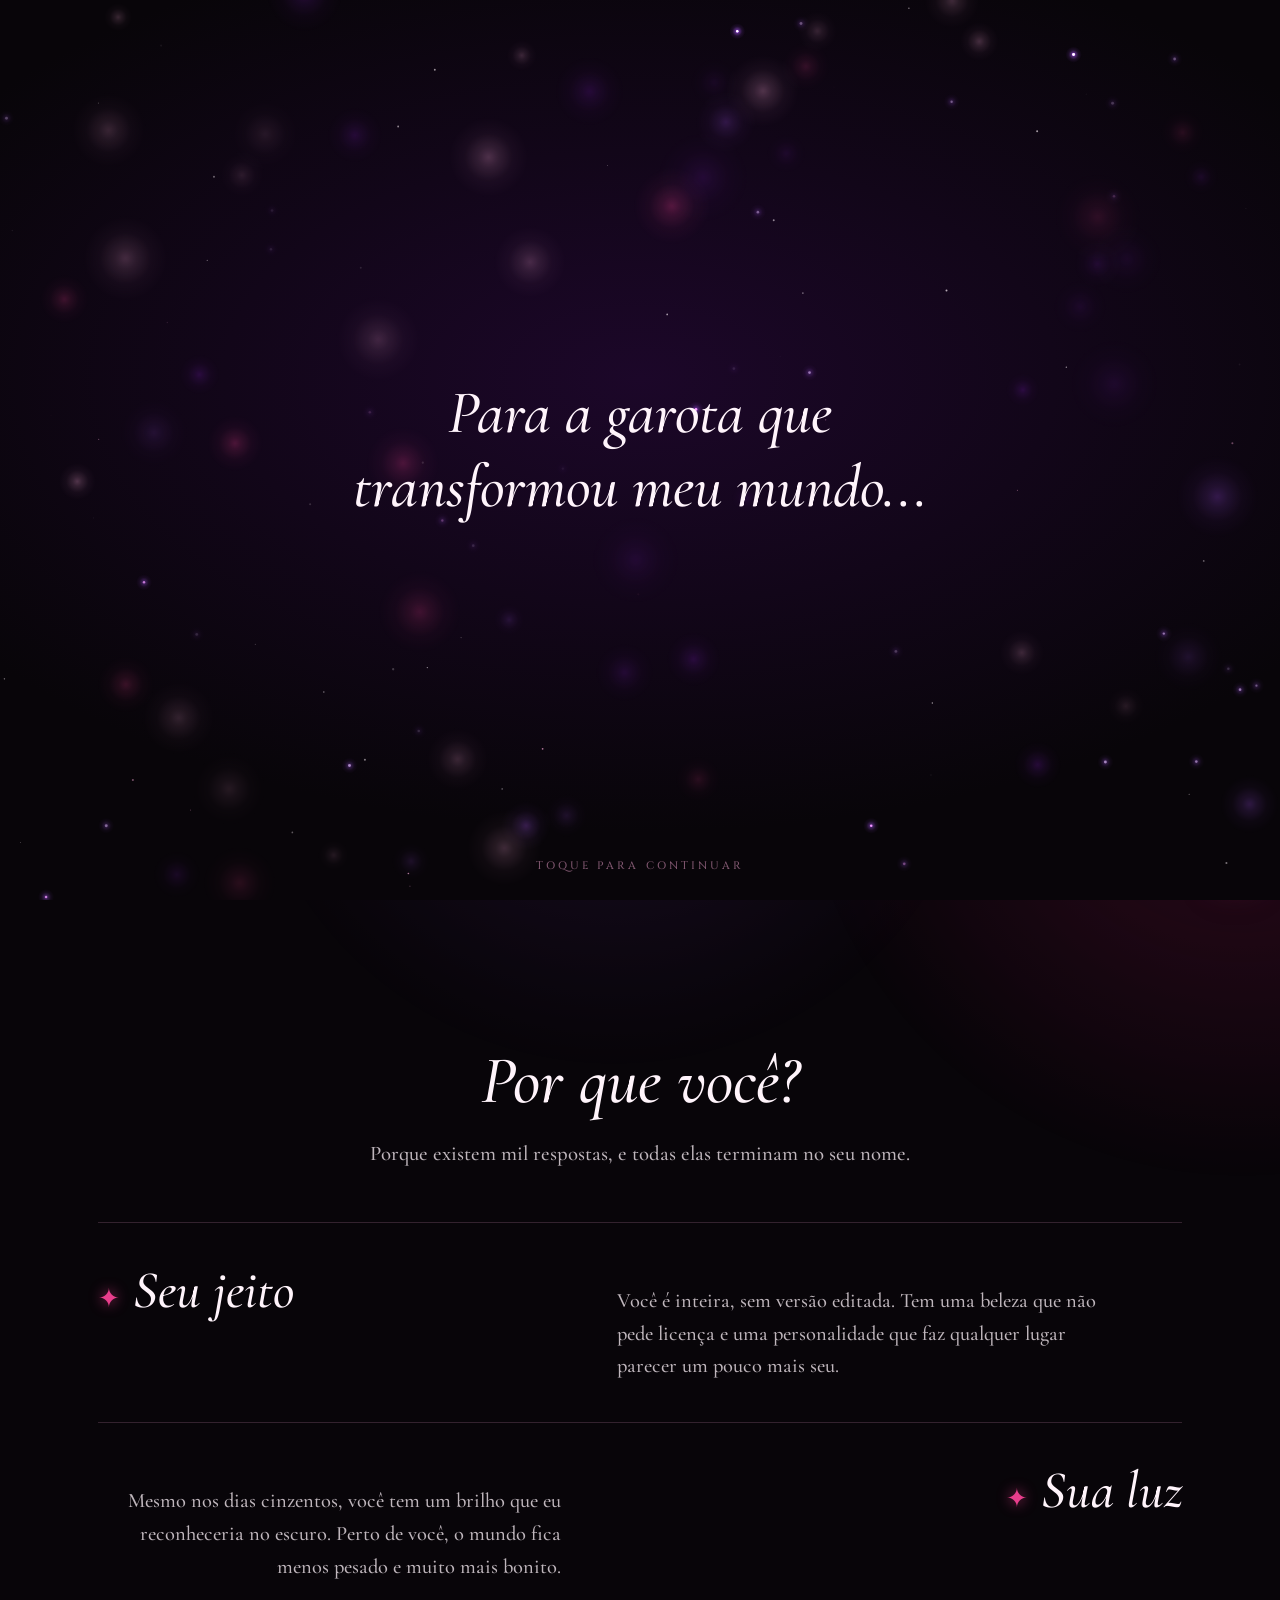
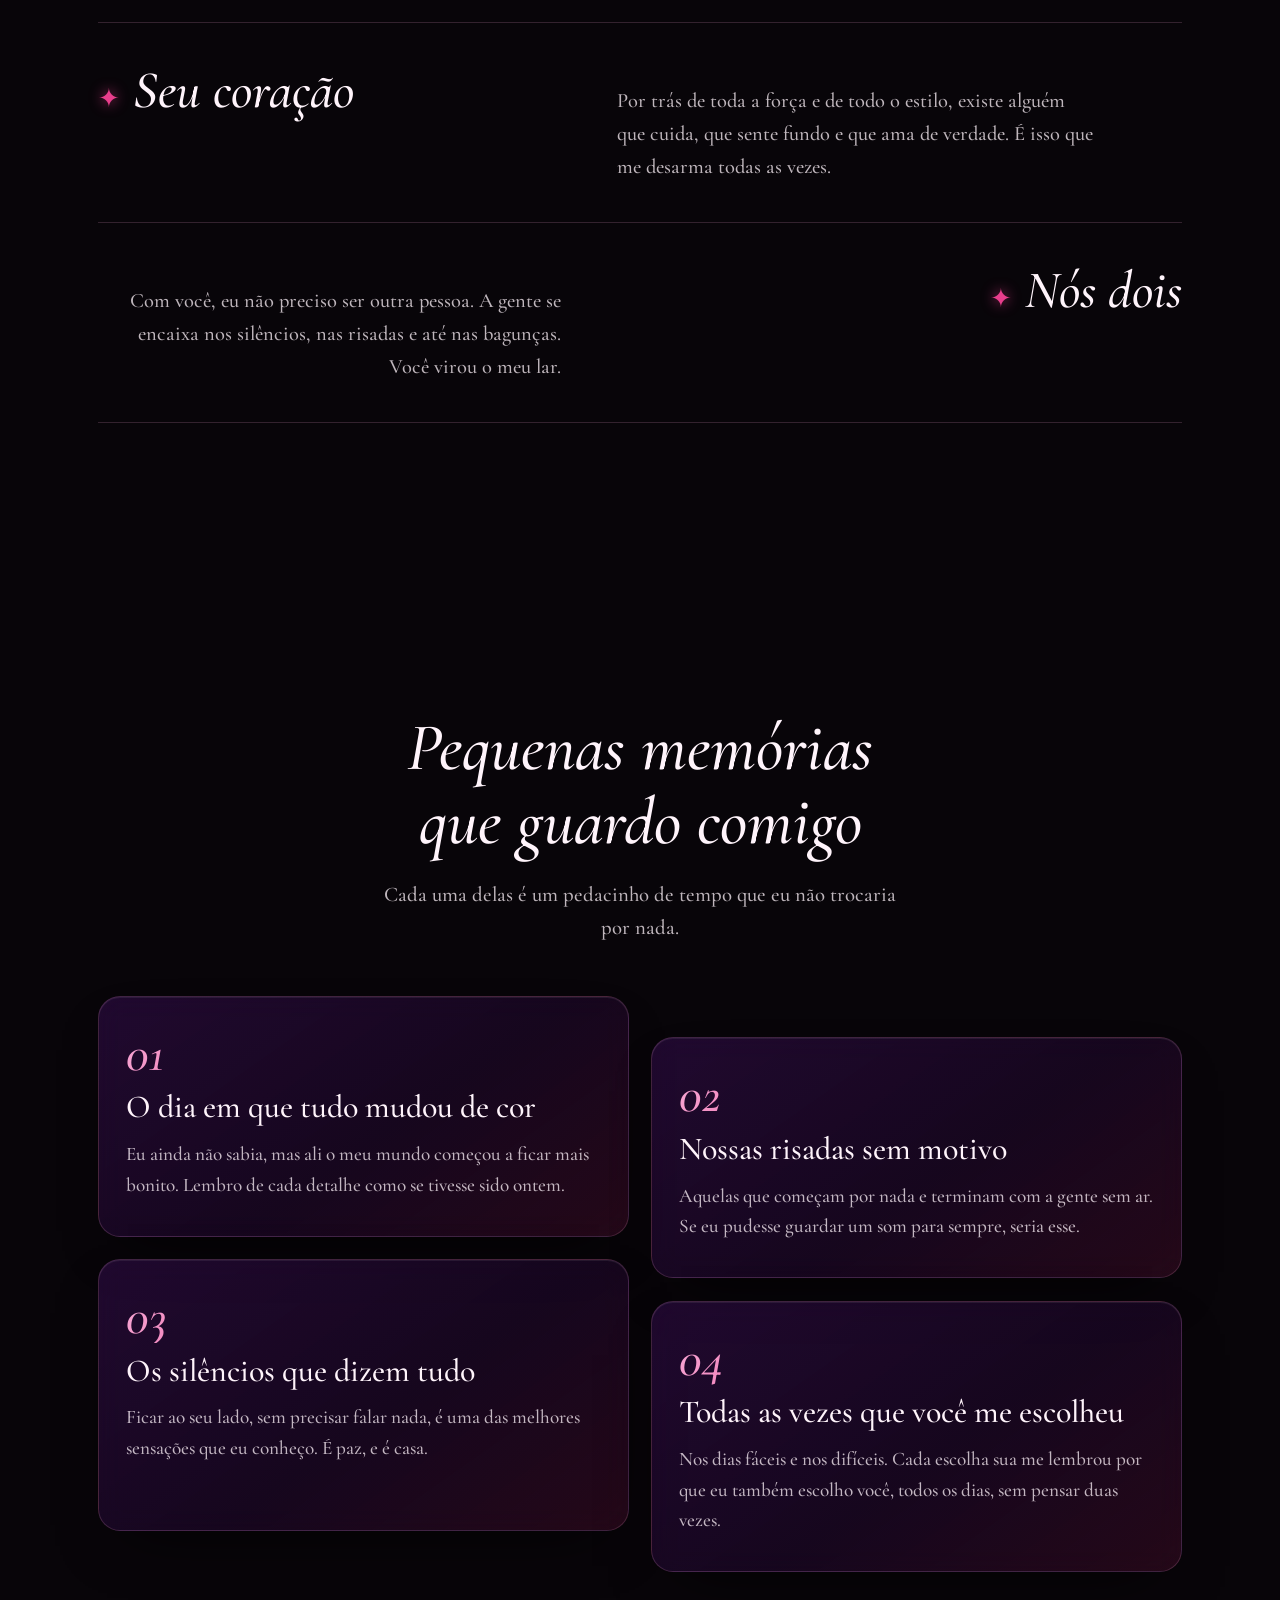
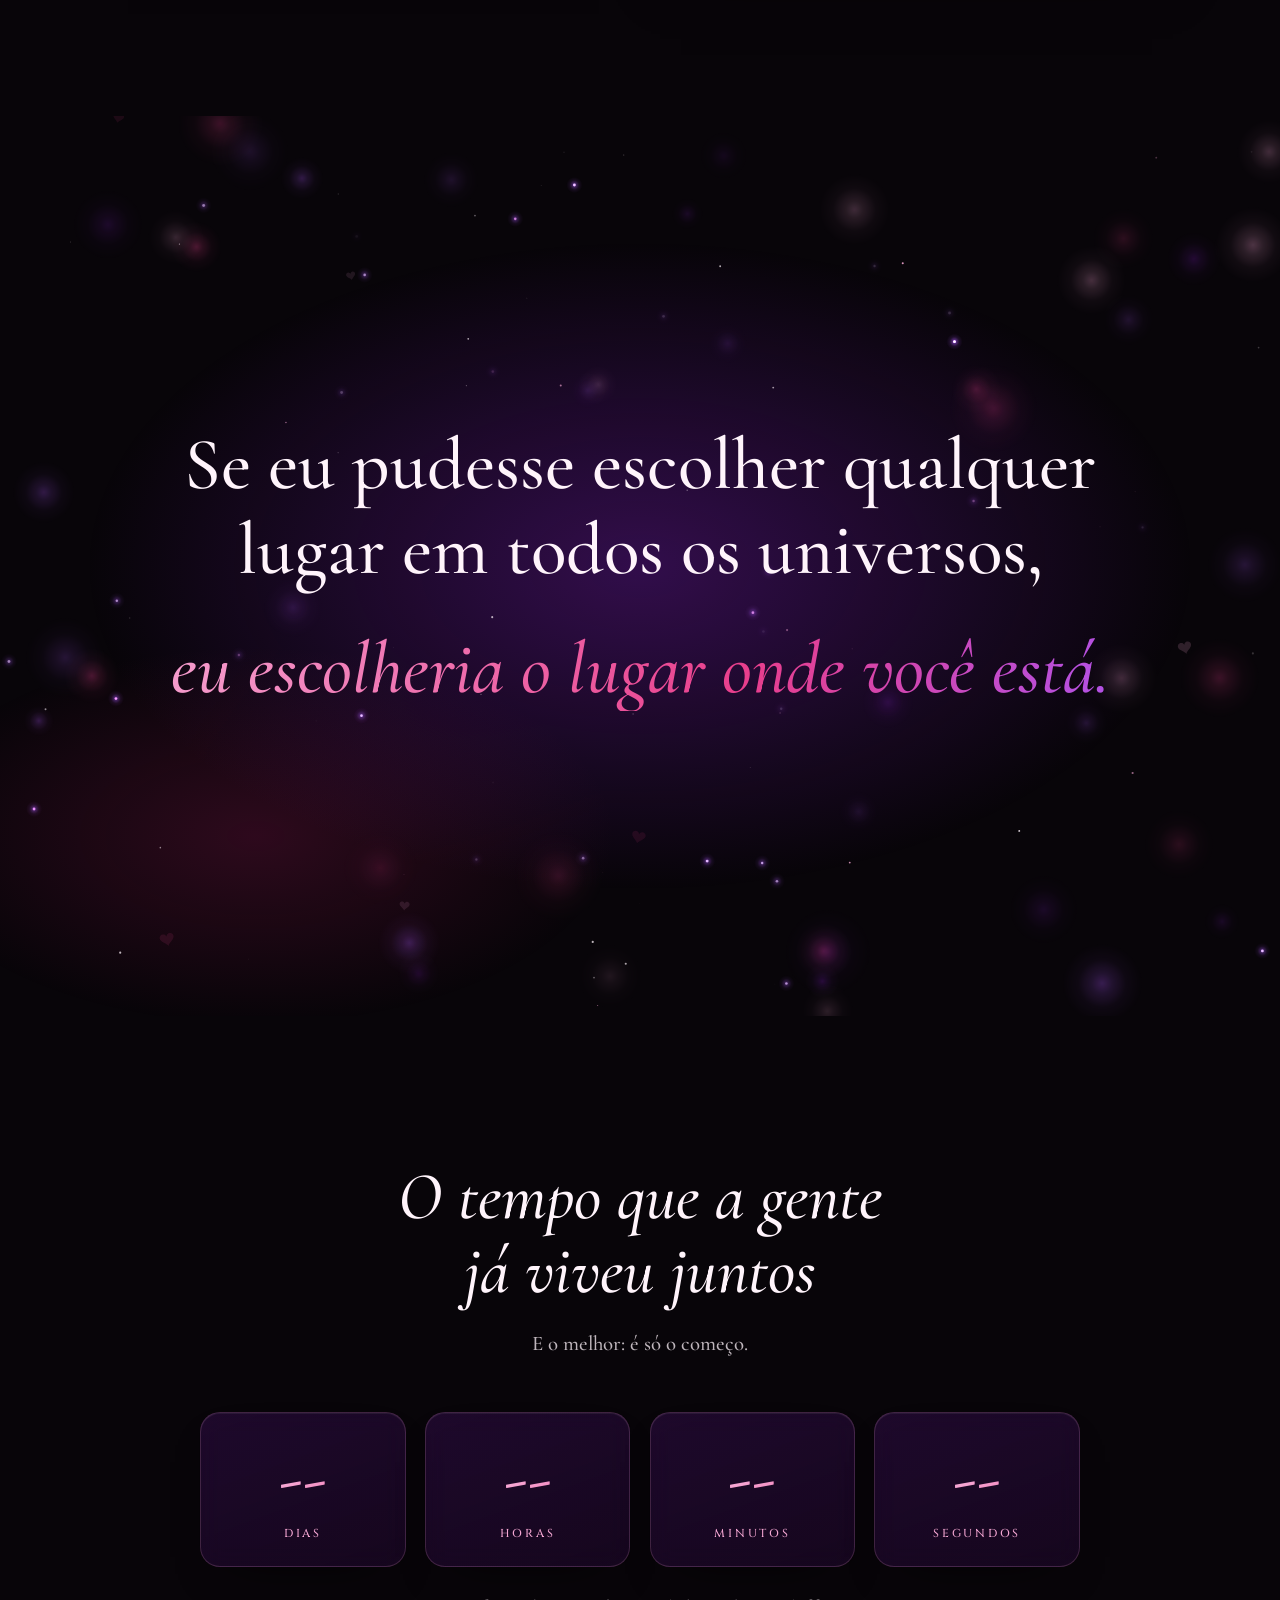
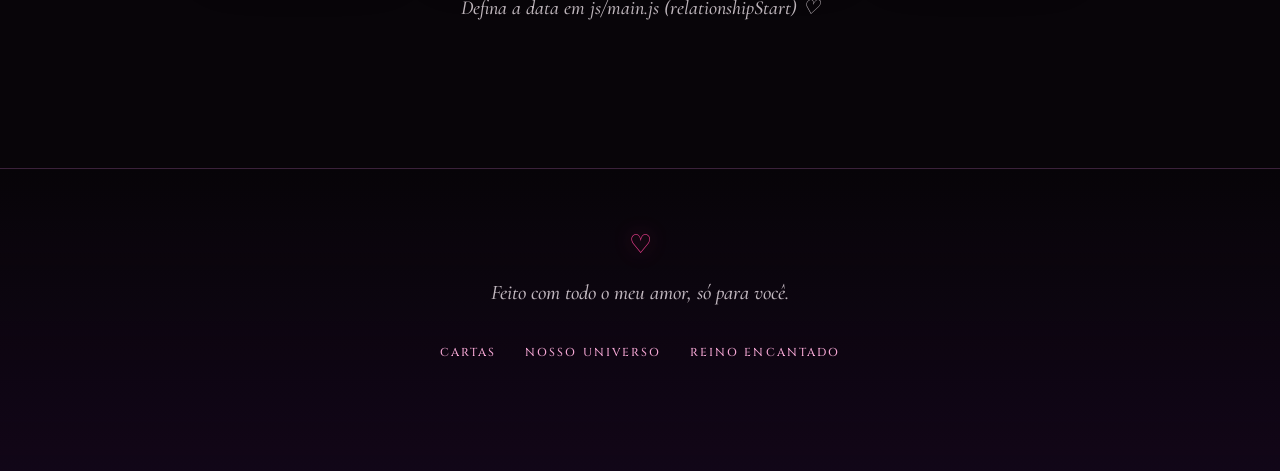
<file: index.html>
<!DOCTYPE html>
<html lang="pt-BR">
<head>
  <meta charset="UTF-8">
  <meta name="viewport" content="width=device-width, initial-scale=1, viewport-fit=cover">
  <meta name="theme-color" content="#080509">
  <meta name="description" content="Um pequeno universo feito de cartas, estrelas e memórias, só para você.">
  <title>Para Ela ♡ Feliz aniversário</title>
  <link rel="icon" href="data:image/svg+xml,%3Csvg xmlns='http://www.w3.org/2000/svg' viewBox='0 0 64 64'%3E%3Crect width='64' height='64' rx='14' fill='%23080509'/%3E%3Ctext x='32' y='45' font-size='38' text-anchor='middle' fill='%23E83E8C'%3E%E2%99%A1%3C/text%3E%3C/svg%3E">
  <link rel="preconnect" href="https://fonts.googleapis.com">
  <link rel="preconnect" href="https://fonts.gstatic.com" crossorigin>
  <link href="https://fonts.googleapis.com/css2?family=Cinzel:wght@500;600&family=Cormorant+Garamond:ital,wght@0,400;0,500;0,600;1,400;1,500;1,600&family=Dancing+Script:wght@500;600&display=swap" rel="stylesheet">
  <link rel="stylesheet" href="css/style.css">
</head>
<body class="page-home">
  <a class="skip-link" href="#conteudo">Ir para o conteúdo</a>

  <!-- Fundo vivo: estrelas, névoa e corações distantes -->
  <div class="bg-fx" aria-hidden="true">
    <canvas id="fx-canvas"></canvas>
    <span class="mist mist-1"></span>
    <span class="mist mist-2"></span>
    <span class="mist mist-3"></span>
  </div>

  <!-- Abertura: tela escura + frases (o main.js monta as palavras) -->
  <div class="intro" id="intro" aria-label="Abertura. Toque para pular.">
    <canvas aria-hidden="true"></canvas>
    <div class="intro-stack">
      <p class="intro-line intro-line-1">Para a garota que transformou meu mundo...</p>
      <p class="intro-line intro-line-2"></p>
    </div>
    <span class="intro-skip" aria-hidden="true">toque para continuar</span>
  </div>

  <header class="site-header">
    <div class="header-inner">
      <div class="brand">
        <button class="brand-heart" id="brandHeart" type="button" aria-label="Coração do logo">♡</button>
        <a class="brand-name" href="index.html">Para Ela</a>
      </div>
      <nav class="site-nav" id="siteNav" aria-label="Menu principal">
        <ul>
          <li><a href="index.html" aria-current="page">Início</a></li>
          <li><a href="cartas.html">Cartas</a></li>
          <li><a href="universo.html">Nosso Universo</a></li>
          <li><a href="jogo.html">Reino Encantado</a></li>
        </ul>
      </nav>
      <div class="header-actions">
        <button class="music-btn" id="musicBtn" type="button" aria-label="Tocar música" aria-pressed="false">♫</button>
        <button class="nav-toggle" type="button" aria-label="Abrir menu" aria-expanded="false" aria-controls="siteNav">
          <span></span><span></span><span></span>
        </button>
      </div>
    </div>
  </header>

  <main id="conteudo">

    <!-- ============ HERO ============ -->
    <section class="hero" id="inicio" aria-label="Feliz aniversário">
      <div class="hero-moon" data-parallax="-0.06" aria-hidden="true"><span class="moon"></span></div>

      <div class="hero-inner">
        <div class="hero-text">
          <h1 class="hero-title hero-anim" id="heroTitle" style="--d:.1s">Feliz aniversário, meu amor.</h1>
          <p class="hero-sub hero-anim" id="heroSub" style="--d:.5s">
            Hoje o mundo comemora o dia em que você chegou a ele.
            Eu comemoro a sorte de ter você no meu.
          </p>
          <div class="hero-actions hero-anim" style="--d:.9s">
            <a class="btn btn-primary" href="cartas.html">Abrir minhas cartas ✉</a>
            <a class="btn btn-ghost" href="universo.html">Entrar no nosso universo ✦</a>
          </div>
        </div>

        <div class="hero-portrait">
          <div class="portrait-wrap hero-anim" style="--d:.3s">
            <div class="portrait" id="portrait">
              <div class="portrait-aura" aria-hidden="true"></div>
              <div class="portrait-tilt">
                <div class="portrait-frame">
                  <div class="portrait-photo">
                    <img src="assets/ela.jpg" width="1536" height="864" alt="Retrato dela: cabelo violeta cacheado, óculos e um olhar que ilumina tudo ao redor" decoding="async">
                  </div>
                </div>
                <span class="portrait-crown" aria-hidden="true"></span>
              </div>
              <canvas class="portrait-canvas" aria-hidden="true"></canvas>
              <span class="portrait-spark" style="left:-6%;top:22%;--s:1.1rem;--d:.2s" aria-hidden="true">✦</span>
              <span class="portrait-spark" style="right:-8%;top:46%;--s:.9rem;--d:1.1s" aria-hidden="true">✧</span>
              <span class="portrait-spark" style="left:4%;bottom:6%;--s:.8rem;--d:2s" aria-hidden="true">✦</span>
              <span class="portrait-spark" style="right:2%;top:2%;--s:1rem;--d:2.7s" aria-hidden="true">♡</span>
            </div>
          </div>
        </div>
      </div>

      <a class="scroll-cue" href="#por-que-voce" aria-label="Rolar para baixo">⌄</a>
    </section>

    <!-- ============ POR QUE VOCÊ? ============ -->
    <section class="section" id="por-que-voce" aria-labelledby="whyTitle">
      <h2 class="section-title reveal" id="whyTitle">Por que você?</h2>
      <p class="section-lead reveal" style="--d:.15s">Porque existem mil respostas, e todas elas terminam no seu nome.</p>

      <ul class="why-list">
        <li class="why-item reveal">
          <h3 class="why-title"><span class="why-glyph" aria-hidden="true">✦</span>Seu jeito</h3>
          <p class="why-text">Você é inteira, sem versão editada. Tem uma beleza que não pede licença e uma personalidade que faz qualquer lugar parecer um pouco mais seu.</p>
        </li>
        <li class="why-item reveal">
          <h3 class="why-title"><span class="why-glyph" aria-hidden="true">✦</span>Sua luz</h3>
          <p class="why-text">Mesmo nos dias cinzentos, você tem um brilho que eu reconheceria no escuro. Perto de você, o mundo fica menos pesado e muito mais bonito.</p>
        </li>
        <li class="why-item reveal">
          <h3 class="why-title"><span class="why-glyph" aria-hidden="true">✦</span>Seu coração</h3>
          <p class="why-text">Por trás de toda a força e de todo o estilo, existe alguém que cuida, que sente fundo e que ama de verdade. É isso que me desarma todas as vezes.</p>
        </li>
        <li class="why-item reveal">
          <h3 class="why-title"><span class="why-glyph" aria-hidden="true">✦</span>Nós dois</h3>
          <p class="why-text">Com você, eu não preciso ser outra pessoa. A gente se encaixa nos silêncios, nas risadas e até nas bagunças. Você virou o meu lar.</p>
        </li>
      </ul>
    </section>

    <!-- ============ MEMÓRIAS ============ -->
    <section class="section" id="memorias" aria-labelledby="memTitle">
      <h2 class="section-title reveal" id="memTitle">Pequenas memórias que guardo comigo</h2>
      <p class="section-lead reveal" style="--d:.15s">Cada uma delas é um pedacinho de tempo que eu não trocaria por nada.</p>

      <!-- Edite os títulos e textos dos cartões à vontade -->
      <div class="memory-grid">
        <article class="glass-card memory-card reveal">
          <span class="memory-num" aria-hidden="true">01</span>
          <h3>O dia em que tudo mudou de cor</h3>
          <p>Eu ainda não sabia, mas ali o meu mundo começou a ficar mais bonito. Lembro de cada detalhe como se tivesse sido ontem.</p>
        </article>
        <article class="glass-card memory-card reveal" style="--d:.12s">
          <span class="memory-num" aria-hidden="true">02</span>
          <h3>Nossas risadas sem motivo</h3>
          <p>Aquelas que começam por nada e terminam com a gente sem ar. Se eu pudesse guardar um som para sempre, seria esse.</p>
        </article>
        <article class="glass-card memory-card reveal">
          <span class="memory-num" aria-hidden="true">03</span>
          <h3>Os silêncios que dizem tudo</h3>
          <p>Ficar ao seu lado, sem precisar falar nada, é uma das melhores sensações que eu conheço. É paz, e é casa.</p>
        </article>
        <article class="glass-card memory-card reveal" style="--d:.12s">
          <span class="memory-num" aria-hidden="true">04</span>
          <h3>Todas as vezes que você me escolheu</h3>
          <p>Nos dias fáceis e nos difíceis. Cada escolha sua me lembrou por que eu também escolho você, todos os dias, sem pensar duas vezes.</p>
        </article>
      </div>
    </section>

    <!-- ============ FRASE CENTRAL ============ -->
    <section class="cosmos-quote" aria-label="Uma promessa">
      <canvas class="section-canvas" aria-hidden="true"></canvas>
      <blockquote class="quote" data-reveal>
        <p class="quote-line" data-split>Se eu pudesse escolher qualquer lugar em todos os universos,</p>
        <p class="quote-line" data-split>eu escolheria o lugar onde você está.</p>
      </blockquote>
    </section>

    <!-- ============ CONTADOR ============ -->
    <section class="section" id="tempo" aria-labelledby="timeTitle">
      <h2 class="section-title reveal" id="timeTitle">O tempo que a gente já viveu juntos</h2>
      <p class="section-lead reveal" style="--d:.15s">E o melhor: é só o começo.</p>

      <div class="count-grid" id="countdown" role="timer" aria-label="Tempo juntos">
        <div class="count-box reveal">
          <span class="count-num" data-unit="days">0</span>
          <span class="count-label">dias</span>
        </div>
        <div class="count-box reveal" style="--d:.1s">
          <span class="count-num" data-unit="hours">00</span>
          <span class="count-label">horas</span>
        </div>
        <div class="count-box reveal" style="--d:.2s">
          <span class="count-num" data-unit="minutes">00</span>
          <span class="count-label">minutos</span>
        </div>
        <div class="count-box reveal" style="--d:.3s">
          <span class="count-num" data-unit="seconds">00</span>
          <span class="count-label">segundos</span>
        </div>
      </div>
      <p class="count-note reveal" id="countNote">…e eu voltaria a escolher cada um deles.</p>
    </section>

  </main>

  <footer class="site-footer">
    <span class="footer-heart" aria-hidden="true">♡</span>
    <p>Feito com todo o meu amor, só para você.</p>
    <ul class="footer-links">
      <li><a href="cartas.html">Cartas</a></li>
      <li><a href="universo.html">Nosso Universo</a></li>
      <li><a href="jogo.html">Reino Encantado</a></li>
    </ul>
  </footer>

  <script src="js/main.js"></script>
</body>
</html>
</file>
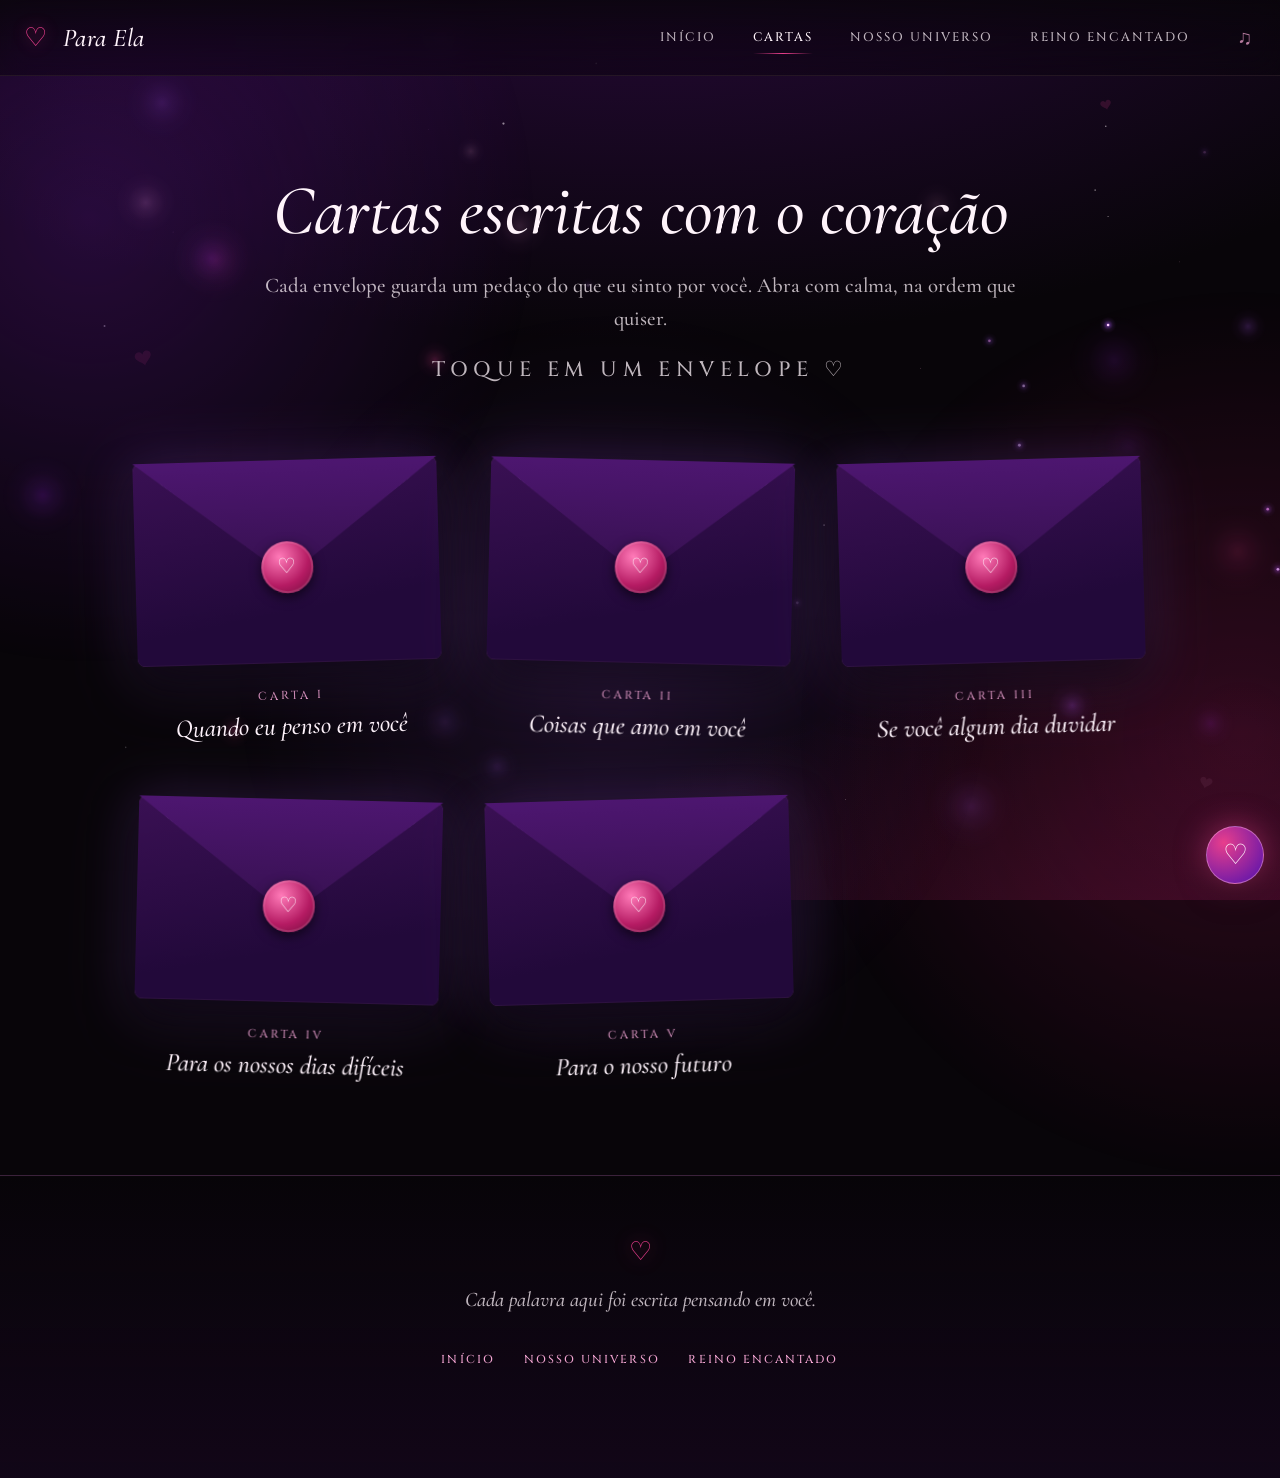
<file: cartas.html>
<!DOCTYPE html>
<html lang="pt-BR">
<head>
  <meta charset="UTF-8">
  <meta name="viewport" content="width=device-width, initial-scale=1, viewport-fit=cover">
  <meta name="theme-color" content="#080509">
  <meta name="description" content="Cartas escritas com o coração, uma para cada momento.">
  <title>Cartas ♡ Para Ela</title>
  <link rel="icon" href="data:image/svg+xml,%3Csvg xmlns='http://www.w3.org/2000/svg' viewBox='0 0 64 64'%3E%3Crect width='64' height='64' rx='14' fill='%23080509'/%3E%3Ctext x='32' y='45' font-size='38' text-anchor='middle' fill='%23E83E8C'%3E%E2%99%A1%3C/text%3E%3C/svg%3E">
  <link rel="preconnect" href="https://fonts.googleapis.com">
  <link rel="preconnect" href="https://fonts.gstatic.com" crossorigin>
  <link href="https://fonts.googleapis.com/css2?family=Cinzel:wght@500;600&family=Cormorant+Garamond:ital,wght@0,400;0,500;0,600;1,400;1,500;1,600&family=Dancing+Script:wght@500;600&display=swap" rel="stylesheet">
  <link rel="stylesheet" href="css/style.css">
</head>
<body class="page-cartas">
  <a class="skip-link" href="#conteudo">Ir para o conteúdo</a>

  <div class="bg-fx" aria-hidden="true">
    <canvas id="fx-canvas"></canvas>
    <span class="mist mist-1"></span>
    <span class="mist mist-2"></span>
    <span class="mist mist-3"></span>
  </div>

  <header class="site-header">
    <div class="header-inner">
      <div class="brand">
        <button class="brand-heart" id="brandHeart" type="button" aria-label="Coração do logo">♡</button>
        <a class="brand-name" href="index.html">Para Ela</a>
      </div>
      <nav class="site-nav" id="siteNav" aria-label="Menu principal">
        <ul>
          <li><a href="index.html">Início</a></li>
          <li><a href="cartas.html" aria-current="page">Cartas</a></li>
          <li><a href="universo.html">Nosso Universo</a></li>
          <li><a href="jogo.html">Reino Encantado</a></li>
        </ul>
      </nav>
      <div class="header-actions">
        <button class="music-btn" id="musicBtn" type="button" aria-label="Tocar música" aria-pressed="false">♫</button>
        <button class="nav-toggle" type="button" aria-label="Abrir menu" aria-expanded="false" aria-controls="siteNav">
          <span></span><span></span><span></span>
        </button>
      </div>
    </div>
  </header>

  <main class="page-main" id="conteudo">
    <section class="letters-hero" aria-labelledby="lettersTitle">
      <h1 class="reveal" id="lettersTitle">Cartas escritas com o coração</h1>
      <p class="reveal" style="--d:.15s">Cada envelope guarda um pedaço do que eu sinto por você. Abra com calma, na ordem que quiser.</p>
      <p class="letters-hint reveal" style="--d:.3s">Toque em um envelope ♡</p>
    </section>

    <ul class="letters-grid" id="lettersGrid" aria-label="Lista de cartas">
      <li><noscript>Ative o JavaScript para abrir as cartas.</noscript></li>
    </ul>
  </main>

  <!-- Modal da carta -->
  <div class="letter-modal" id="letterModal" role="dialog" aria-modal="true" aria-labelledby="letterTitle2" aria-hidden="true">
    <div class="letter-backdrop"></div>
    <canvas class="letter-particles" id="letterParticles" aria-hidden="true"></canvas>
    <button class="letter-close" id="letterClose" type="button" aria-label="Fechar carta">×</button>

    <div class="letter-stage" id="letterStage">
      <div class="env-stage" id="envStage" aria-hidden="true">
        <span class="env-body">
          <span class="env-paper"></span>
          <span class="env-front"></span>
          <span class="env-flap"></span>
          <span class="env-seal">♡</span>
        </span>
      </div>

      <article class="letter-paper" id="letterPaper" tabindex="-1">
        <div class="letter-num" id="letterNum"></div>
        <h2 class="letter-title" id="letterTitle2"></h2>
        <div class="letter-body" id="letterBody"></div>
        <p class="letter-sign" id="letterSign"></p>
        <div class="letter-nav">
          <button type="button" id="letterPrev">← Anterior</button>
          <button type="button" id="letterNext">Próxima →</button>
        </div>
      </article>
    </div>
  </div>

  <footer class="site-footer">
    <span class="footer-heart" aria-hidden="true">♡</span>
    <p>Cada palavra aqui foi escrita pensando em você.</p>
    <ul class="footer-links">
      <li><a href="index.html">Início</a></li>
      <li><a href="universo.html">Nosso Universo</a></li>
      <li><a href="jogo.html">Reino Encantado</a></li>
    </ul>
  </footer>

  <script src="js/main.js"></script>
  <script src="js/cartas.js"></script>
</body>
</html>
</file>
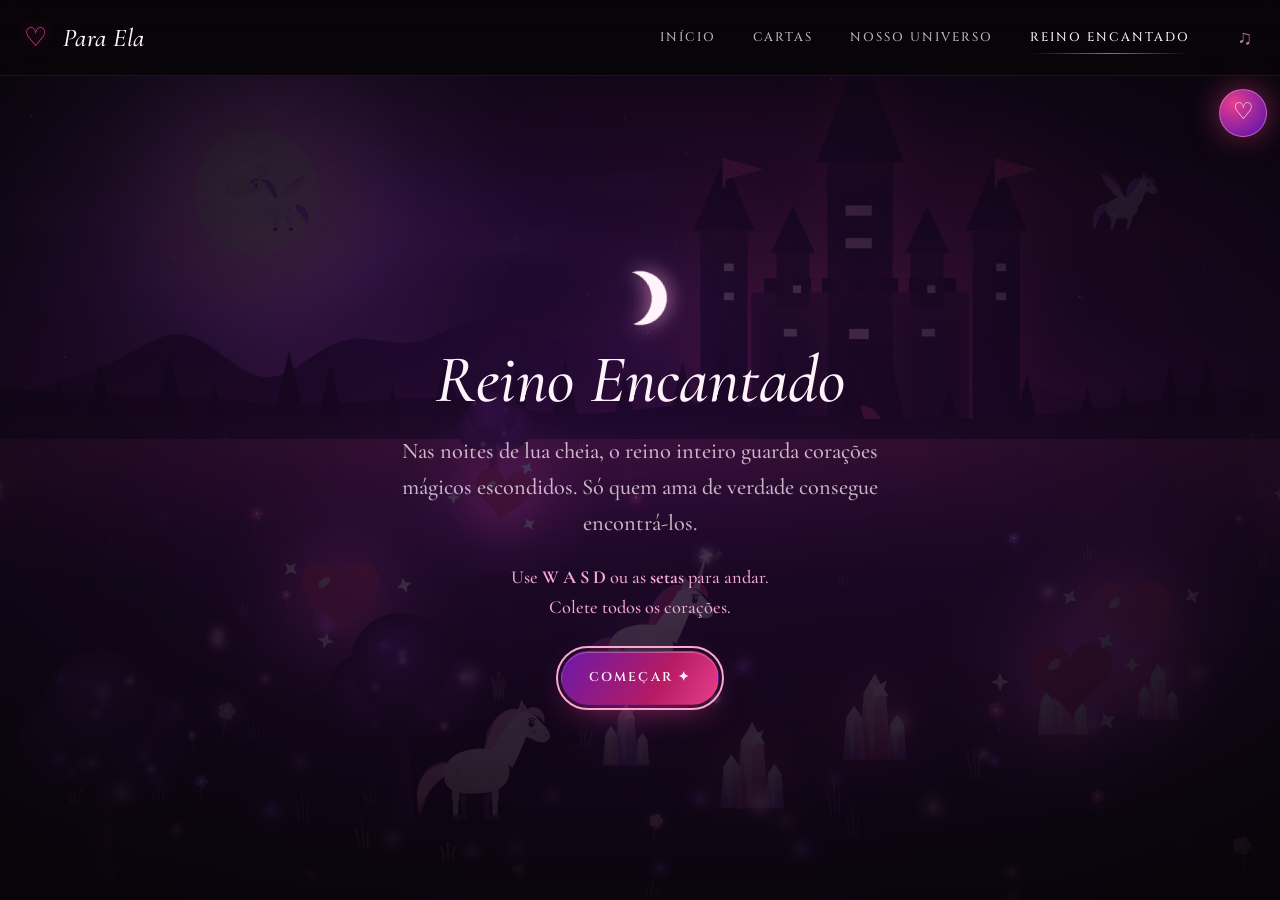
<file: jogo.html>
<!DOCTYPE html>
<html lang="pt-BR">
<head>
  <meta charset="UTF-8">
  <meta name="viewport" content="width=device-width, initial-scale=1, viewport-fit=cover">
  <meta name="theme-color" content="#080509">
  <meta name="description" content="Reino Encantado: um pequeno jogo de unicórnios, magia e corações.">
  <title>Reino Encantado ♡ Para Ela</title>
  <link rel="icon" href="data:image/svg+xml,%3Csvg xmlns='http://www.w3.org/2000/svg' viewBox='0 0 64 64'%3E%3Crect width='64' height='64' rx='14' fill='%23080509'/%3E%3Ctext x='32' y='45' font-size='38' text-anchor='middle' fill='%23E83E8C'%3E%E2%99%A1%3C/text%3E%3C/svg%3E">
  <link rel="preconnect" href="https://fonts.googleapis.com">
  <link rel="preconnect" href="https://fonts.gstatic.com" crossorigin>
  <link href="https://fonts.googleapis.com/css2?family=Cinzel:wght@500;600&family=Cormorant+Garamond:ital,wght@0,400;0,500;0,600;1,400;1,500;1,600&family=Dancing+Script:wght@500;600&display=swap" rel="stylesheet">
  <link rel="stylesheet" href="css/style.css">
</head>
<body class="page-jogo">
  <a class="skip-link" href="#conteudo">Ir para o jogo</a>

  <header class="site-header">
    <div class="header-inner">
      <div class="brand">
        <button class="brand-heart" id="brandHeart" type="button" aria-label="Coração do logo">♡</button>
        <a class="brand-name" href="index.html">Para Ela</a>
      </div>
      <nav class="site-nav" id="siteNav" aria-label="Menu principal">
        <ul>
          <li><a href="index.html">Início</a></li>
          <li><a href="cartas.html">Cartas</a></li>
          <li><a href="universo.html">Nosso Universo</a></li>
          <li><a href="jogo.html" aria-current="page">Reino Encantado</a></li>
        </ul>
      </nav>
      <div class="header-actions">
        <button class="music-btn" id="musicBtn" type="button" aria-label="Tocar música" aria-pressed="false">♫</button>
        <button class="nav-toggle" type="button" aria-label="Abrir menu" aria-expanded="false" aria-controls="siteNav">
          <span></span><span></span><span></span>
        </button>
      </div>
    </div>
  </header>

  <main class="game-main" id="conteudo">
    <div class="game-wrap" id="gameWrap">
      <canvas id="gameCanvas" tabindex="0" role="img"
              aria-label="Reino Encantado: um unicórnio percorre um reino de fantasia coletando corações mágicos."></canvas>
      <canvas id="gameFx" aria-hidden="true"></canvas>

      <div class="game-hud is-hidden" id="gameHud">
        <span class="hud-count" id="hudCount">0 / 10</span>
        <span class="hud-pips" id="hudPips" aria-hidden="true"></span>
      </div>
      <p class="sr-only" id="gameStatus" role="status" aria-live="polite"></p>

      <!-- Joystick virtual (aparece só em telas de toque) -->
      <div class="joystick" id="joystick" aria-label="Joystick: arraste para mover o unicórnio" role="application">
        <div class="joystick-knob" id="joystickKnob"></div>
      </div>

      <!-- Tela inicial -->
      <div class="game-overlay" id="startOverlay">
        <div class="overlay-card">
          <span class="moon-mini" aria-hidden="true"></span>
          <h1>Reino Encantado</h1>
          <p class="story">Nas noites de lua cheia, o reino inteiro guarda corações mágicos escondidos. Só quem ama de verdade consegue encontrá-los.</p>
          <p class="how">
            <span class="desk">Use <strong>W A S D</strong> ou as <strong>setas</strong> para andar.</span>
            <span class="touch">Arraste o <strong>joystick</strong> para andar.</span>
            <br>Colete todos os corações.
          </p>
          <button class="btn btn-primary" id="startBtn" type="button">Começar ✦</button>
        </div>
      </div>

      <!-- Tela final -->
      <div class="game-overlay is-hidden" id="winOverlay" aria-hidden="true">
        <canvas class="win-fx" id="winFx" aria-hidden="true"></canvas>
        <div class="overlay-card">
          <p class="win-line win-line-1" id="winLine1">Você encontrou todos os corações.</p>
          <p class="win-line win-line-2" id="winLine2">Mas o coração mais importante sempre foi o meu.</p>
          <p class="win-line win-line-3" id="winLine3">♡ Feliz aniversário, meu amor ♡</p>
          <div class="win-actions" id="winActions">
            <a class="btn btn-primary" href="index.html">Voltar ao início</a>
            <button class="btn btn-ghost" id="againBtn" type="button">Jogar de novo</button>
          </div>
        </div>
      </div>
    </div>
  </main>

  <script src="js/main.js"></script>
  <script src="js/jogo.js"></script>
</body>
</html>
</file>
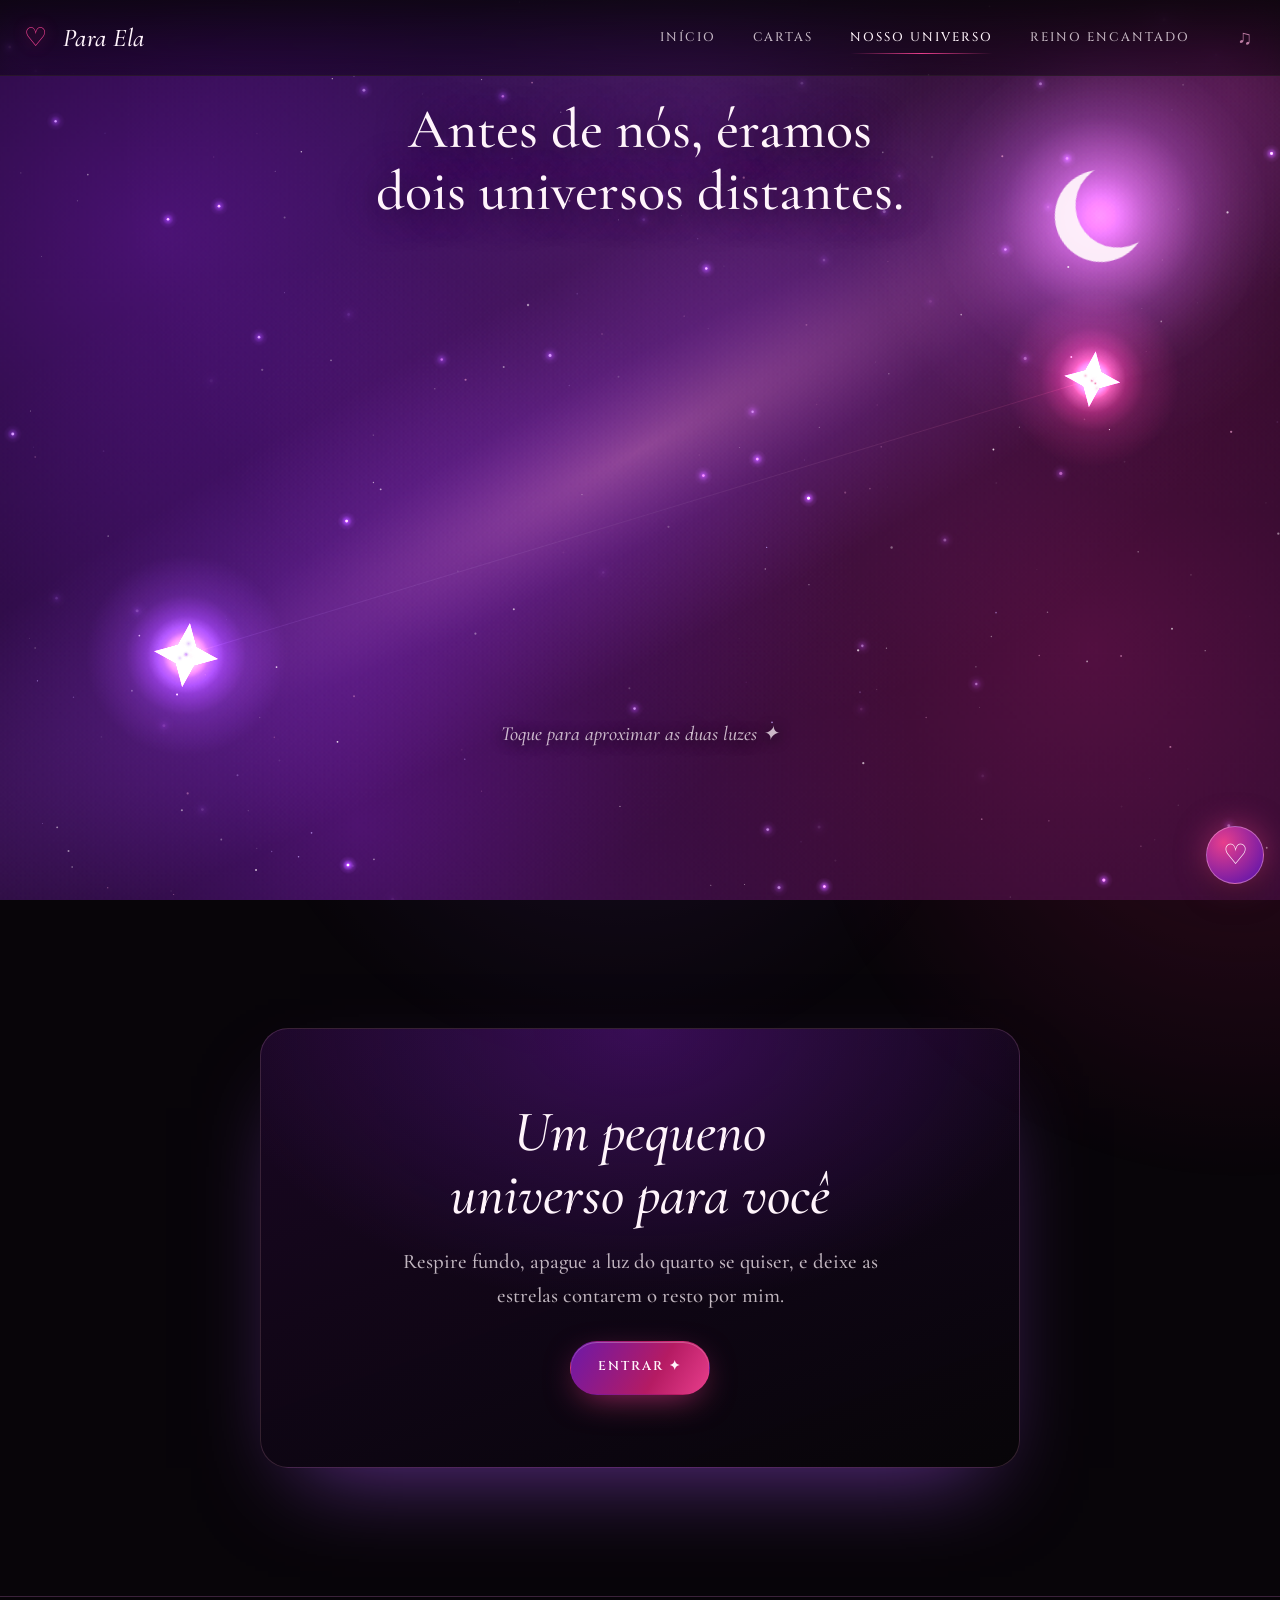
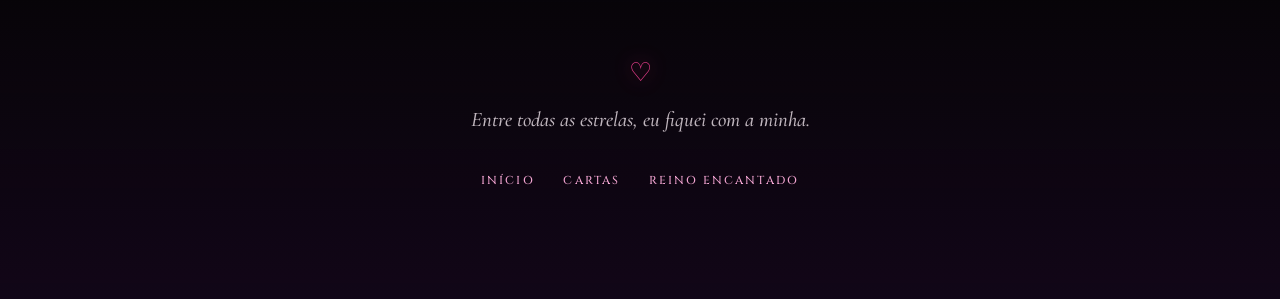
<file: universo.html>
<!DOCTYPE html>
<html lang="pt-BR">
<head>
  <meta charset="UTF-8">
  <meta name="viewport" content="width=device-width, initial-scale=1, viewport-fit=cover">
  <meta name="theme-color" content="#080509">
  <meta name="description" content="Dois universos que se encontraram. Um céu estrelado feito só para vocês.">
  <title>Nosso Universo ♡ Para Ela</title>
  <link rel="icon" href="data:image/svg+xml,%3Csvg xmlns='http://www.w3.org/2000/svg' viewBox='0 0 64 64'%3E%3Crect width='64' height='64' rx='14' fill='%23080509'/%3E%3Ctext x='32' y='45' font-size='38' text-anchor='middle' fill='%23E83E8C'%3E%E2%99%A1%3C/text%3E%3C/svg%3E">
  <link rel="preconnect" href="https://fonts.googleapis.com">
  <link rel="preconnect" href="https://fonts.gstatic.com" crossorigin>
  <link href="https://fonts.googleapis.com/css2?family=Cinzel:wght@500;600&family=Cormorant+Garamond:ital,wght@0,400;0,500;0,600;1,400;1,500;1,600&family=Dancing+Script:wght@500;600&display=swap" rel="stylesheet">
  <link rel="stylesheet" href="css/style.css">
</head>
<body class="page-universo">
  <a class="skip-link" href="#conteudo">Ir para o conteúdo</a>

  <div class="bg-fx" aria-hidden="true">
    <canvas id="fx-canvas"></canvas>
    <span class="mist mist-1"></span>
    <span class="mist mist-2"></span>
    <span class="mist mist-3"></span>
  </div>

  <header class="site-header">
    <div class="header-inner">
      <div class="brand">
        <button class="brand-heart" id="brandHeart" type="button" aria-label="Coração do logo">♡</button>
        <a class="brand-name" href="index.html">Para Ela</a>
      </div>
      <nav class="site-nav" id="siteNav" aria-label="Menu principal">
        <ul>
          <li><a href="index.html">Início</a></li>
          <li><a href="cartas.html">Cartas</a></li>
          <li><a href="universo.html" aria-current="page">Nosso Universo</a></li>
          <li><a href="jogo.html">Reino Encantado</a></li>
        </ul>
      </nav>
      <div class="header-actions">
        <button class="music-btn" id="musicBtn" type="button" aria-label="Tocar música" aria-pressed="false">♫</button>
        <button class="nav-toggle" type="button" aria-label="Abrir menu" aria-expanded="false" aria-controls="siteNav">
          <span></span><span></span><span></span>
        </button>
      </div>
    </div>
  </header>

  <main id="conteudo">

    <!-- Céu interativo: toque para aproximar as duas luzes -->
    <section class="universe-stage" id="universeStage" tabindex="0" role="group"
             aria-label="Céu estrelado com duas luzes. Toque, clique ou pressione Enter para aproximá-las.">
      <canvas id="universeCanvas" aria-hidden="true"></canvas>
      <canvas id="universeFx" aria-hidden="true"></canvas>

      <div class="universe-title">
        <h1>Antes de nós, éramos dois universos distantes.</h1>
      </div>

      <div class="universe-ui">
        <p class="meet-hint" id="meetHint" aria-live="polite">Toque para aproximar as duas luzes ✦</p>
        <p class="meet-message" id="meetMessage" aria-live="polite"></p>
        <div class="meet-actions" id="meetActions" hidden>
          <button class="btn btn-ghost" id="meetAgain" type="button">Ver de novo ↺</button>
          <a class="btn btn-primary" href="#pequeno-universo">Um pequeno universo ✦</a>
        </div>
      </div>
    </section>

    <!-- Experiência: "Um pequeno universo para você" -->
    <section class="cosmos-section" id="pequeno-universo" aria-labelledby="cosmosTitle">
      <div class="cosmos-card reveal">
        <h2 id="cosmosTitle">Um pequeno universo para você</h2>
        <p>Respire fundo, apague a luz do quarto se quiser, e deixe as estrelas contarem o resto por mim.</p>
        <button class="btn btn-primary" id="cosmosOpen" type="button">Entrar ✦</button>
      </div>
    </section>

  </main>

  <!-- Overlay da experiência -->
  <div class="cosmos-overlay" id="cosmosOverlay" role="dialog" aria-modal="true" aria-label="Um pequeno universo para você" aria-hidden="true">
    <canvas id="cosmosCanvas" aria-hidden="true"></canvas>
    <button class="cosmos-close" id="cosmosClose" type="button" aria-label="Fechar">×</button>
    <div class="cosmos-text" aria-live="polite">
      <p class="cosmos-line" id="cosmosLine1">Você.</p>
      <p class="cosmos-line" id="cosmosLine2">Meu lugar favorito no universo.</p>
      <p class="cosmos-line" id="cosmosLine3">Feliz aniversário.</p>
    </div>
    <div class="cosmos-end" id="cosmosEnd">
      <button class="btn btn-ghost" id="cosmosBack" type="button">Voltar ao nosso universo</button>
    </div>
  </div>

  <footer class="site-footer">
    <span class="footer-heart" aria-hidden="true">♡</span>
    <p>Entre todas as estrelas, eu fiquei com a minha.</p>
    <ul class="footer-links">
      <li><a href="index.html">Início</a></li>
      <li><a href="cartas.html">Cartas</a></li>
      <li><a href="jogo.html">Reino Encantado</a></li>
    </ul>
  </footer>

  <script src="js/main.js"></script>
  <script src="js/universo.js"></script>
</body>
</html>
</file>
<file: css/style.css>
/* =====================================================================
   style.css — Para Ela · site de aniversário
   Organização:
     1. Tokens e base
     2. Fundo (partículas, névoa)
     3. Cabeçalho, menu e botões
     4. Componentes compartilhados (corações flutuantes, segredo, toast)
     5. Página inicial
     6. Página de cartas
     7. Página "Nosso Universo"
     8. Página do jogo
     9. Acessibilidade e movimento reduzido
   ===================================================================== */

/* ---------------------------------------------------------------------
   1. TOKENS E BASE
   --------------------------------------------------------------------- */
:root {
  --void: #080509;
  --deep: #21082F;
  --violet: #6D19A8;
  --neon: #A855F7;
  --rose-d: #B51B63;
  --magenta: #E83E8C;
  --rose-l: #F7A8D5;
  --ivory: #FFF4FB;

  --ink-soft: rgba(255, 244, 251, .74);
  --glass-line: rgba(247, 168, 213, .18);

  --font-display: 'Cormorant Garamond', 'Cormorant', Georgia, 'Times New Roman', serif;
  --font-gothic: 'Cinzel', 'Trajan Pro', Georgia, serif;
  --font-hand: 'Dancing Script', 'Segoe Script', 'Brush Script MT', cursive;

  --header-h: 64px;
  --radius: 22px;
  --ease: cubic-bezier(.2, .7, .2, 1);
  --safe-b: env(safe-area-inset-bottom, 0px);
}

@media (min-width: 900px) {
  :root { --header-h: 76px; }
}

*, *::before, *::after { box-sizing: border-box; }

html {
  background: var(--void);
  -webkit-text-size-adjust: 100%;
  text-size-adjust: 100%;
  scroll-behavior: smooth;
}

body {
  margin: 0;
  min-height: 100vh;
  font-family: var(--font-display);
  font-size: 1.2rem;
  font-weight: 500;
  line-height: 1.6;
  color: var(--ivory);
  overflow-x: hidden;
  -webkit-font-smoothing: antialiased;
  -moz-osx-font-smoothing: grayscale;
}

img { max-width: 100%; height: auto; display: block; }
h1, h2, h3, p { overflow-wrap: break-word; }
h1, h2, h3 { font-weight: 500; line-height: 1.1; margin: 0; }
p { margin: 0; }
a { color: inherit; }
ul, ol { margin: 0; padding: 0; }
button { font: inherit; color: inherit; }

:focus-visible {
  outline: 2px solid var(--rose-l);
  outline-offset: 3px;
  border-radius: 6px;
}

.sr-only {
  position: absolute !important;
  width: 1px; height: 1px;
  margin: -1px; padding: 0;
  overflow: hidden; clip: rect(0 0 0 0);
  white-space: nowrap; border: 0;
}

.skip-link {
  position: fixed; left: 1rem; top: -4rem; z-index: 999;
  padding: .7rem 1.2rem; border-radius: 999px;
  background: var(--ivory); color: var(--void);
  font-family: var(--font-gothic); font-size: .8rem; letter-spacing: .1em;
  text-decoration: none; transition: top .3s var(--ease);
}
.skip-link:focus { top: 1rem; }

/* Cortina de transição entre páginas (só existe se o JavaScript estiver ativo) */
.js body::after {
  content: '';
  position: fixed; inset: 0; z-index: 9999;
  background: var(--void);
  opacity: 1; pointer-events: none;
  transition: opacity .7s ease;
}
.js.is-ready body::after { opacity: 0; }
.js.is-leaving body::after { opacity: 1; transition-duration: .38s; }

/* Revelação ao rolar (IntersectionObserver adiciona .is-visible) */
.js .reveal {
  opacity: 0;
  transform: translateY(28px);
  transition: opacity 1.1s var(--ease), transform 1.1s var(--ease);
  transition-delay: var(--d, 0s);
}
.js .reveal.from-left  { transform: translateX(-34px); }
.js .reveal.from-right { transform: translateX(34px); }
.js .reveal.zoom       { transform: scale(.94) translateY(18px); }
.js .reveal.is-visible { opacity: 1; transform: none; }

/* Seções: cortam qualquer overflow horizontal das animações */
.section {
  position: relative;
  max-width: 1180px;
  margin: 0 auto;
  padding: clamp(4.5rem, 12vw, 9rem) clamp(1.1rem, 5vw, 3rem);
  overflow-x: hidden;
}
@supports (overflow: clip) {
  .section { overflow-x: clip; }
}

.section-title {
  font-size: clamp(2.2rem, 7.4vw, 4.2rem);
  font-style: italic;
  text-align: center;
  max-width: 18ch;
  margin: 0 auto;
  text-wrap: balance;
}
.section-lead {
  max-width: 34rem;
  margin: 1.2rem auto 0;
  text-align: center;
  color: var(--ink-soft);
  font-size: 1.3rem;
}

.glow-word {
  font-style: italic;
  background: linear-gradient(100deg, var(--rose-l), var(--magenta) 55%, var(--neon));
  -webkit-background-clip: text;
  background-clip: text;
  -webkit-text-fill-color: transparent;
  color: transparent;
  padding-right: .06em;
  animation: glow-pulse 3.6s ease-in-out infinite;
}
@keyframes glow-pulse {
  0%, 100% { filter: drop-shadow(0 0 8px rgba(232, 62, 140, .4)); }
  50%      { filter: drop-shadow(0 0 22px rgba(232, 62, 140, .95)) drop-shadow(0 0 42px rgba(168, 85, 247, .5)); }
}

/* ---------------------------------------------------------------------
   2. FUNDO
   --------------------------------------------------------------------- */
.bg-fx {
  position: fixed; inset: 0; z-index: -1;
  pointer-events: none;
  background:
    radial-gradient(120% 80% at 50% -12%, #2b0a3f 0%, rgba(33, 8, 47, 0) 62%),
    radial-gradient(90% 60% at 92% 112%, rgba(181, 27, 99, .30), transparent 62%),
    var(--void);
}
.bg-fx canvas { position: absolute; inset: 0; width: 100%; height: 100%; }

.mist {
  position: absolute;
  width: 70vmax; height: 70vmax;
  border-radius: 50%;
  opacity: .55;
  will-change: transform;
}
.mist-1 {
  left: -28vmax; top: -18vmax;
  background: radial-gradient(closest-side, rgba(109, 25, 168, .55), transparent);
  animation: drift-a 42s ease-in-out infinite alternate;
}
.mist-2 {
  right: -32vmax; bottom: -22vmax;
  background: radial-gradient(closest-side, rgba(181, 27, 99, .42), transparent);
  animation: drift-b 50s ease-in-out infinite alternate;
}
.mist-3 {
  left: 18vmax; top: 34vh;
  width: 60vmax; height: 60vmax;
  background: radial-gradient(closest-side, rgba(168, 85, 247, .22), transparent);
  animation: drift-a 58s ease-in-out infinite alternate-reverse;
}
@keyframes drift-a { from { transform: translate3d(0, 0, 0); } to { transform: translate3d(9vmax, 6vmax, 0); } }
@keyframes drift-b { from { transform: translate3d(0, 0, 0); } to { transform: translate3d(-8vmax, -7vmax, 0); } }

/* ---------------------------------------------------------------------
   3. CABEÇALHO, MENU E BOTÕES
   --------------------------------------------------------------------- */
.site-header {
  position: fixed; top: 0; left: 0; right: 0;
  height: var(--header-h);
  z-index: 100;
}
.site-header::before {
  content: '';
  position: absolute; inset: 0; z-index: -1;
  background: linear-gradient(180deg, rgba(8, 5, 9, .82), rgba(8, 5, 9, .5));
  -webkit-backdrop-filter: blur(14px) saturate(140%);
  backdrop-filter: blur(14px) saturate(140%);
  border-bottom: 1px solid rgba(247, 168, 213, .10);
  transition: background .4s;
}
.site-header.is-scrolled::before { background: rgba(8, 5, 9, .82); }

.header-inner {
  height: 100%;
  max-width: 1280px;
  margin: 0 auto;
  padding: 0 max(.75rem, env(safe-area-inset-right)) 0 max(.75rem, env(safe-area-inset-left));
  display: flex; align-items: center; gap: 1rem;
}

.brand { display: flex; align-items: center; gap: .1rem; position: relative; z-index: 3; }
.brand-heart {
  width: 46px; height: 46px;
  display: grid; place-items: center;
  background: none; border: 0; cursor: pointer;
  border-radius: 50%;
  font-size: 1.65rem; line-height: 1;
  color: var(--magenta);
  text-shadow: 0 0 14px rgba(232, 62, 140, .85);
  -webkit-tap-highlight-color: transparent;
}
.brand-heart.pulse { animation: heart-pulse .6s var(--ease); }
@keyframes heart-pulse {
  0% { transform: scale(1); }
  35% { transform: scale(1.5); }
  100% { transform: scale(1); }
}
.brand-name {
  font-style: italic; font-size: 1.6rem; letter-spacing: .02em;
  color: var(--ivory); text-decoration: none; padding: .4rem .2rem;
}

.site-nav { margin-left: auto; }
.site-nav ul { display: flex; gap: .3rem; list-style: none; }
.site-nav a {
  position: relative;
  display: inline-flex; align-items: center;
  min-height: 46px; padding: .6rem 1rem;
  font-family: var(--font-gothic);
  font-size: .78rem; letter-spacing: .16em; text-transform: uppercase;
  color: var(--ink-soft); text-decoration: none;
  border-radius: 999px;
  transition: color .3s;
}
.site-nav a::after {
  content: '';
  position: absolute; left: 1rem; right: 1rem; bottom: .45rem; height: 1px;
  background: linear-gradient(90deg, transparent, var(--magenta), transparent);
  transform: scaleX(0);
  transition: transform .45s var(--ease);
}
.site-nav a:hover,
.site-nav a[aria-current="page"] { color: var(--ivory); }
.site-nav a:hover::after,
.site-nav a[aria-current="page"]::after { transform: scaleX(1); }

.header-actions { display: flex; align-items: center; gap: .1rem; position: relative; z-index: 3; }
.music-btn, .nav-toggle {
  width: 46px; height: 46px;
  display: grid; place-items: center;
  background: none; border: 0; border-radius: 50%; cursor: pointer;
  -webkit-tap-highlight-color: transparent;
}
.music-btn {
  font-size: 1.25rem; color: var(--rose-l);
  opacity: .72; transition: opacity .3s, color .3s, text-shadow .3s;
}
.music-btn:hover { opacity: 1; }
.music-btn[aria-pressed="true"] {
  opacity: 1; color: var(--magenta);
  text-shadow: 0 0 14px rgba(232, 62, 140, .9);
  animation: music-sway 2.4s ease-in-out infinite;
}
.music-btn.is-unavailable { opacity: .3; }
@keyframes music-sway { 0%, 100% { transform: rotate(-8deg); } 50% { transform: rotate(8deg); } }

.nav-toggle { display: none; position: relative; }
.nav-toggle span {
  position: absolute; left: 12px; right: 12px; height: 2px;
  background: var(--ivory); border-radius: 2px;
  transition: transform .45s var(--ease), opacity .3s, top .45s var(--ease);
}
.nav-toggle span:nth-child(1) { top: 16px; }
.nav-toggle span:nth-child(2) { top: 22px; }
.nav-toggle span:nth-child(3) { top: 28px; }
.nav-open .nav-toggle span:nth-child(1) { top: 22px; transform: rotate(45deg); }
.nav-open .nav-toggle span:nth-child(2) { opacity: 0; }
.nav-open .nav-toggle span:nth-child(3) { top: 22px; transform: rotate(-45deg); }

@media (max-width: 859px) {
  .nav-toggle { display: block; }
  .header-actions { margin-left: auto; }
  .site-nav {
    position: fixed; inset: 0; z-index: 2;
    margin: 0;
    padding: calc(var(--header-h) + 1.5rem) 1.5rem 2rem;
    display: flex; align-items: center; justify-content: center;
    background:
      radial-gradient(80% 50% at 50% 30%, rgba(109, 25, 168, .45), transparent 70%),
      rgba(8, 5, 9, .97);
    opacity: 0; visibility: hidden;
    transform: translateY(-14px);
    transition: opacity .4s, transform .55s var(--ease), visibility 0s .4s;
  }
  .nav-open .site-nav {
    opacity: 1; visibility: visible; transform: none;
    transition-delay: 0s;
  }
  .site-nav ul { flex-direction: column; align-items: center; gap: .5rem; }
  .site-nav a { font-size: 1.05rem; padding: .9rem 1.6rem; min-height: 52px; }
  .site-nav li {
    opacity: 0; transform: translateY(16px);
    transition: opacity .5s, transform .6s var(--ease);
  }
  .nav-open .site-nav li { opacity: 1; transform: none; }
  .nav-open .site-nav li:nth-child(1) { transition-delay: .10s; }
  .nav-open .site-nav li:nth-child(2) { transition-delay: .17s; }
  .nav-open .site-nav li:nth-child(3) { transition-delay: .24s; }
  .nav-open .site-nav li:nth-child(4) { transition-delay: .31s; }
  body.nav-open { overflow: hidden; }
}

/* Botões */
.btn {
  position: relative; overflow: hidden;
  display: inline-flex; align-items: center; justify-content: center; gap: .6rem;
  min-height: 54px; padding: .85rem 1.7rem;
  border: 1px solid transparent; border-radius: 999px;
  font-family: var(--font-gothic); font-weight: 600;
  font-size: .8rem; letter-spacing: .16em; text-transform: uppercase; text-align: center;
  text-decoration: none; color: var(--ivory);
  cursor: pointer;
  -webkit-tap-highlight-color: transparent;
  transition: transform .4s var(--ease), box-shadow .4s, border-color .4s, background .4s;
}
.btn-primary {
  background: linear-gradient(120deg, var(--violet), var(--rose-d) 62%, var(--magenta));
  box-shadow: 0 10px 34px -10px rgba(232, 62, 140, .7), inset 0 1px 0 rgba(255, 255, 255, .25);
}
.btn-primary::after {
  content: '';
  position: absolute; top: 0; bottom: 0; left: -60%; width: 40%;
  background: linear-gradient(100deg, transparent, rgba(255, 255, 255, .35), transparent);
  transform: skewX(-20deg);
  transition: left .8s var(--ease);
}
.btn-primary:hover::after { left: 130%; }
.btn-ghost {
  background: rgba(33, 8, 47, .55);
  border-color: rgba(247, 168, 213, .42);
  -webkit-backdrop-filter: blur(6px);
  backdrop-filter: blur(6px);
}
.btn-ghost:hover { border-color: var(--rose-l); box-shadow: 0 0 30px -6px rgba(168, 85, 247, .7); }
.btn:hover { transform: translateY(-3px); }
.btn:active { transform: scale(.97); }

/* Espaço para o cabeçalho fixo nas páginas internas */
.page-main { padding-top: var(--header-h); }
/* ---------------------------------------------------------------------
   4. COMPONENTES COMPARTILHADOS
   --------------------------------------------------------------------- */

/* Botão flutuante de coração */
.fab-heart {
  position: fixed;
  right: max(1rem, env(safe-area-inset-right));
  bottom: calc(1rem + var(--safe-b));
  z-index: 90;
  width: 58px; height: 58px;
  display: grid; place-items: center;
  border-radius: 50%;
  border: 1px solid rgba(247, 168, 213, .5);
  background: radial-gradient(circle at 30% 28%, var(--magenta), var(--violet) 80%);
  color: var(--ivory);
  font-size: 1.75rem; line-height: 1;
  cursor: pointer;
  box-shadow: 0 0 30px rgba(232, 62, 140, .55), 0 12px 26px rgba(0, 0, 0, .55);
  -webkit-tap-highlight-color: transparent;
  animation: fab-beat 2.8s ease-in-out infinite;
  transition: transform .3s var(--ease);
}
.fab-heart:hover { transform: scale(1.1); }
.fab-heart:active { transform: scale(.92); animation: none; }
@keyframes fab-beat {
  0%, 100% { box-shadow: 0 0 22px rgba(232, 62, 140, .45), 0 12px 26px rgba(0, 0, 0, .55); }
  50%      { box-shadow: 0 0 42px rgba(232, 62, 140, .85), 0 12px 26px rgba(0, 0, 0, .55); }
}

.hearts-layer {
  position: fixed; inset: 0; z-index: 95;
  pointer-events: none; overflow: hidden;
}
.float-heart {
  position: absolute; bottom: -48px; left: var(--x);
  font-size: var(--s); line-height: 1;
  color: var(--c);
  text-shadow: 0 0 14px var(--c);
  opacity: 0;
  will-change: transform, opacity;
  animation: float-up var(--t) ease-out forwards;
  animation-delay: var(--dl);
}
@keyframes float-up {
  0%   { transform: translate3d(0, 0, 0) scale(.6); opacity: 0; }
  12%  { opacity: .95; }
  100% { transform: translate3d(var(--sway), -112vh, 0) scale(1.15) rotate(var(--rot)); opacity: 0; }
}

.love-toast {
  position: fixed; left: 50%; z-index: 96;
  bottom: calc(5.6rem + var(--safe-b));
  max-width: min(90vw, 420px);
  padding: .75rem 1.5rem;
  text-align: center; font-style: italic; font-size: 1.35rem; line-height: 1.3;
  color: var(--ivory);
  background: rgba(33, 8, 47, .78);
  border: 1px solid var(--glass-line);
  border-radius: 999px;
  -webkit-backdrop-filter: blur(12px);
  backdrop-filter: blur(12px);
  box-shadow: 0 0 34px -6px rgba(232, 62, 140, .6);
  opacity: 0; pointer-events: none;
  transform: translate(-50%, 12px);
  transition: opacity .45s, transform .6s var(--ease);
}
.love-toast.show { opacity: 1; transform: translate(-50%, 0); }

/* Tela secreta (5 cliques no coração do logo) */
.secret {
  position: fixed; inset: 0; z-index: 400;
  display: grid; place-items: center;
  padding: 2rem; text-align: center;
  background: radial-gradient(70% 60% at 50% 45%, rgba(109, 25, 168, .6), rgba(8, 5, 9, .97) 72%);
  opacity: 0; visibility: hidden;
  transition: opacity .9s, visibility 0s .9s;
}
.secret.is-open { opacity: 1; visibility: visible; transition-delay: 0s; }
.secret-canvas { position: absolute; inset: 0; width: 100%; height: 100%; pointer-events: none; }
.secret-rings { position: absolute; inset: 0; pointer-events: none; }
.secret-rings span {
  position: absolute; left: 50%; top: 50%;
  width: 22vmin; height: 22vmin; margin: -11vmin 0 0 -11vmin;
  border: 1px solid rgba(247, 168, 213, .55);
  border-radius: 50%; opacity: 0;
}
.secret.is-open .secret-rings span {
  animation: ring-out 5s ease-out infinite;
  animation-delay: calc(var(--i) * 1.2s);
}
@keyframes ring-out {
  0%   { transform: scale(.2); opacity: .9; }
  100% { transform: scale(7); opacity: 0; }
}
.secret-content { position: relative; max-width: 36rem; }
.secret-heart {
  display: block; font-size: 4.4rem; line-height: 1;
  color: var(--magenta);
  filter: drop-shadow(0 0 26px var(--magenta));
  animation: heart-beat 1.7s ease-in-out infinite;
}
@keyframes heart-beat {
  0%, 100% { transform: scale(1); }
  14% { transform: scale(1.18); }
  28% { transform: scale(1); }
  42% { transform: scale(1.12); }
}
.secret-title {
  margin-top: 1rem;
  font-size: clamp(2.1rem, 8vw, 3.8rem); font-style: italic;
  opacity: 0; transform: translateY(14px);
  transition: opacity 1.4s .5s, transform 1.4s .5s var(--ease);
}
.secret.is-open .secret-title { opacity: 1; transform: none; }
.secret-message {
  margin: 1.1rem auto 0; min-height: 2.6em;
  font-family: var(--font-hand);
  font-size: clamp(1.7rem, 6.4vw, 2.9rem); line-height: 1.25;
  color: var(--rose-l);
  text-shadow: 0 0 24px rgba(232, 62, 140, .7);
}
.secret-close { margin-top: 1.6rem; opacity: 0; transition: opacity 1.2s; }
.secret-close.show { opacity: 1; }

/* Rodapé */
.site-footer {
  position: relative;
  padding: 3.5rem 1.25rem calc(6rem + var(--safe-b));
  text-align: center;
  border-top: 1px solid var(--glass-line);
  background: linear-gradient(180deg, transparent, rgba(33, 8, 47, .4));
}
.footer-heart { display: block; font-size: 1.6rem; color: var(--magenta); text-shadow: 0 0 18px rgba(232, 62, 140, .8); }
.site-footer p { margin-top: .6rem; font-style: italic; font-size: 1.3rem; color: var(--ink-soft); }
.footer-links {
  margin-top: 1.4rem;
  display: flex; flex-wrap: wrap; justify-content: center; gap: .3rem 1.2rem;
  list-style: none;
}
.footer-links a {
  display: inline-flex; align-items: center; min-height: 44px; padding: 0 .3rem;
  font-family: var(--font-gothic); font-size: .72rem; letter-spacing: .18em; text-transform: uppercase;
  color: var(--rose-l); text-decoration: none;
}
.footer-links a:hover { color: var(--ivory); }
/* ---------------------------------------------------------------------
   5. PÁGINA INICIAL
   --------------------------------------------------------------------- */

/* --- Abertura (tela escura + frases) --- */
.intro { display: none; }
.js .intro {
  position: fixed; inset: 0; z-index: 300;
  display: grid; place-items: center;
  padding: 2rem; text-align: center; cursor: pointer;
  background: radial-gradient(90% 70% at 50% 42%, #1c0729 0%, var(--void) 72%);
  transition: opacity 1.3s ease, visibility 0s 1.3s;
}
.intro.is-leaving { opacity: 0; visibility: hidden; pointer-events: none; }
.intro canvas { position: absolute; inset: 0; width: 100%; height: 100%; }
.intro-stack { position: relative; display: grid; place-items: center; width: 100%; max-width: 900px; }
.intro-line {
  grid-area: 1 / 1;
  font-size: clamp(1.9rem, 6.6vw, 3.8rem);
  font-style: italic; line-height: 1.22;
  max-width: 18em;
  text-wrap: balance;
  transition: opacity 1s ease;
}
.intro-line .w {
  display: inline-block;
  opacity: 0; filter: blur(10px); transform: translateY(.45em);
  transition: opacity 1.5s ease, filter 1.5s ease, transform 1.5s var(--ease);
  transition-delay: calc(var(--i) * .22s);
}
.intro.show-1 .intro-line-1 .w,
.intro.show-2 .intro-line-2 .w { opacity: 1; filter: none; transform: none; }
.intro.hide-1 .intro-line-1 { opacity: 0; }
.intro-line-2 { font-style: normal; font-size: clamp(2.3rem, 8.4vw, 4.8rem); }
.intro-skip {
  position: absolute; left: 0; right: 0;
  bottom: calc(1.6rem + var(--safe-b));
  font-family: var(--font-gothic); font-size: .68rem; letter-spacing: .28em; text-transform: uppercase;
  color: var(--rose-l); opacity: .5;
}
body.intro-active { overflow: hidden; }

/* --- Hero --- */
.hero {
  position: relative; overflow: hidden;
  min-height: 100vh; min-height: 100svh;
  display: flex; align-items: center;
  padding: calc(var(--header-h) + 1.2rem) clamp(1.1rem, 5vw, 3rem) 4.5rem;
}
.hero-inner {
  position: relative; z-index: 2;
  width: 100%; max-width: 1180px; margin: 0 auto;
  display: grid; grid-template-columns: minmax(0, 1fr);
  gap: 2rem; align-items: center; justify-items: center;
  text-align: center;
}
.hero-portrait { order: -1; }

.hero-moon {
  position: absolute; z-index: 1; pointer-events: none;
  top: calc(var(--header-h) + 1.2rem); left: 6%;
  transform: translate3d(0, var(--py, 0px), 0);
}
.moon {
  display: block;
  font-size: clamp(2.6rem, 8vw, 7.5rem);
  width: 1em; height: 1em; border-radius: 50%;
  box-shadow: inset -.27em -.07em 0 0 var(--ivory);
  filter: drop-shadow(0 0 .22em rgba(247, 168, 213, .8)) drop-shadow(0 0 .9em rgba(168, 85, 247, .65));
  opacity: .92;
  transform: rotate(-16deg);
  animation: moon-float 10s ease-in-out infinite;
}
@keyframes moon-float {
  0%, 100% { transform: rotate(-16deg) translateY(0); }
  50%      { transform: rotate(-10deg) translateY(-10px); }
}

.hero-title {
  font-size: clamp(2.9rem, 11vw, 6.6rem);
  line-height: .96; letter-spacing: -.012em;
}
.hero-title .line { display: block; }
.hero-title .line + .line { margin-top: .04em; }

.hero-sub {
  margin: 1.5rem auto 0; max-width: 30rem;
  font-size: clamp(1.3rem, 3.8vw, 1.72rem); line-height: 1.45;
  color: var(--ink-soft);
  white-space: pre-line;
  min-height: 4.4em;
}
.hero-sub.is-typing .typed::after {
  content: '';
  display: inline-block; width: 2px; height: 1em; margin-left: 3px;
  vertical-align: -.12em; background: var(--rose-l);
  animation: caret 1s steps(1) infinite;
}
@keyframes caret { 50% { opacity: 0; } }

.hero-actions {
  margin-top: 1.6rem;
  display: flex; flex-direction: column; align-items: stretch; gap: .9rem;
  width: 100%; max-width: 30rem;
}

.scroll-cue { display: none; }

/* Animações de entrada do hero (disparadas depois da abertura) */
.js .hero-anim { opacity: 0; }
.hero-play .hero-anim { animation: hero-in 1.5s var(--ease) both; animation-delay: var(--d, 0s); }
.hero-play .portrait-wrap.hero-anim { animation-name: portrait-in; animation-duration: 2s; }
@keyframes hero-in {
  from { opacity: 0; transform: translateY(30px); filter: blur(8px); }
  to   { opacity: 1; transform: none; filter: none; }
}
@keyframes portrait-in {
  from { opacity: 0; transform: translateY(24px) scale(.92); }
  to   { opacity: 1; transform: none; }
}

@media (min-width: 560px) {
  .hero-actions { flex-direction: row; flex-wrap: wrap; justify-content: center; max-width: none; }
}
@media (min-width: 900px) {
  .hero-inner { grid-template-columns: minmax(0, 1.08fr) minmax(0, .92fr); gap: 4rem; text-align: left; justify-items: stretch; }
  .hero-portrait { order: 2; }
  .hero-sub { margin-left: 0; margin-right: 0; }
  .hero-actions { justify-content: flex-start; }
  .hero-moon { left: auto; right: 5%; top: calc(var(--header-h) + 2rem); }
  .scroll-cue {
    position: absolute; left: 50%; bottom: 1.4rem; z-index: 3;
    display: grid; place-items: center;
    width: 46px; height: 46px; margin-left: -23px;
    color: var(--rose-l); text-decoration: none; font-size: 1.3rem;
    animation: cue-bounce 2.4s ease-in-out infinite;
  }
}
@keyframes cue-bounce { 0%, 100% { transform: translateY(0); opacity: .55; } 50% { transform: translateY(8px); opacity: 1; } }

/* --- Retrato em moldura de arco gótico --- */
.portrait-wrap {
  position: relative;
  width: min(60vw, 260px);
  margin-inline: auto;
}
@media (min-width: 900px) { .portrait-wrap { width: min(100%, 430px); } }

.portrait {
  position: relative;
  width: 100%; aspect-ratio: 4 / 5;
  --rx: 0deg; --ry: 0deg;
  -webkit-tap-highlight-color: transparent;
  touch-action: manipulation;
}
.portrait-aura {
  position: absolute; inset: -16%; border-radius: 50%; pointer-events: none;
  background: radial-gradient(closest-side, rgba(168, 85, 247, .6), rgba(109, 25, 168, .28) 55%, transparent 74%);
  animation: aura-breathe 6s ease-in-out infinite;
}
@keyframes aura-breathe {
  0%, 100% { transform: scale(.94); opacity: .75; }
  50%      { transform: scale(1.06); opacity: 1; }
}
.portrait-tilt {
  position: absolute; inset: 0;
  transform: perspective(900px) rotateX(var(--rx)) rotateY(var(--ry));
  transition: transform .7s var(--ease);
}
.portrait.is-tilting .portrait-tilt { transition-duration: .12s; }

.portrait-frame {
  position: absolute; inset: 0;
  padding: 7px;
  border-radius: 50% 50% 24px 24px / 38% 38% 24px 24px;
  background: conic-gradient(from 200deg, var(--neon), var(--magenta), var(--violet), var(--rose-l), var(--neon));
  box-shadow:
    0 0 0 1px rgba(247, 168, 213, .28),
    0 0 46px rgba(168, 85, 247, .6),
    0 34px 60px -10px rgba(0, 0, 0, .7);
  transition: box-shadow .8s var(--ease);
}
.portrait-frame::after {
  content: '';
  position: absolute; inset: -14px; pointer-events: none;
  border: 1px solid rgba(247, 168, 213, .38);
  border-radius: 50% 50% 34px 34px / 39% 39% 34px 34px;
  transition: inset .8s var(--ease), border-color .8s;
}
.portrait.is-hover .portrait-frame,
.portrait.is-touched .portrait-frame {
  box-shadow:
    0 0 0 1px rgba(247, 168, 213, .5),
    0 0 90px rgba(168, 85, 247, .95),
    0 34px 70px -10px rgba(0, 0, 0, .75);
}
.portrait.is-hover .portrait-frame::after,
.portrait.is-touched .portrait-frame::after { inset: -20px; border-color: rgba(247, 168, 213, .7); }

.portrait-photo {
  position: relative; width: 100%; height: 100%; overflow: hidden;
  border-radius: 50% 50% 18px 18px / 37% 37% 18px 18px;
  background: var(--deep);
}
.portrait-photo img {
  width: 100%; height: 100%;
  object-fit: cover; object-position: 54% 22%;
  transition: transform 2s var(--ease);
}
.portrait.is-hover .portrait-photo img,
.portrait.is-touched .portrait-photo img { transform: scale(1.06); }
.portrait-photo::before {
  content: '';
  position: absolute; inset: 0; z-index: 1; pointer-events: none;
  background:
    linear-gradient(160deg, rgba(168, 85, 247, .26), transparent 42%, rgba(232, 62, 140, .22)),
    linear-gradient(0deg, rgba(8, 5, 9, .5), transparent 32%);
  mix-blend-mode: soft-light;
}
.portrait-photo::after {
  content: '';
  position: absolute; top: 0; bottom: 0; left: -70%; width: 45%; z-index: 2; pointer-events: none;
  background: linear-gradient(100deg, transparent, rgba(255, 244, 251, .22), transparent);
  transform: skewX(-18deg);
}
.portrait.is-hover .portrait-photo::after,
.portrait.is-touched .portrait-photo::after { left: 140%; transition: left 1.3s var(--ease); }

.portrait-crown {
  position: absolute; z-index: 3; top: -22px; left: 50%;
  width: 44px; height: 44px; margin-left: -22px;
  border-radius: 50%; pointer-events: none;
  box-shadow: inset -13px -3px 0 0 var(--rose-l);
  filter: drop-shadow(0 0 10px var(--neon)) drop-shadow(0 0 22px rgba(232, 62, 140, .6));
  transform: rotate(-20deg);
}
.portrait-canvas {
  position: absolute; z-index: 4;
  left: -14%; top: -14%; width: 128%; height: 128%;
  pointer-events: none;
}
.portrait-spark {
  position: absolute; z-index: 4; pointer-events: none;
  color: var(--rose-l); text-shadow: 0 0 12px var(--neon);
  font-size: var(--s, 1rem);
  animation: twinkle 3.4s ease-in-out infinite;
  animation-delay: var(--d, 0s);
}
@keyframes twinkle { 0%, 100% { opacity: .15; transform: scale(.7); } 50% { opacity: 1; transform: scale(1.15); } }

/* --- Por que você? --- */
.why-list { list-style: none; margin-top: 3.2rem; }
.why-item {
  display: grid; grid-template-columns: minmax(0, 1fr); gap: .5rem;
  padding: 1.9rem 0;
  border-top: 1px solid var(--glass-line);
}
.why-item:last-child { border-bottom: 1px solid var(--glass-line); }
.why-title {
  display: flex; align-items: baseline; gap: .8rem;
  font-size: clamp(2rem, 7vw, 3.3rem); font-style: italic;
}
.why-glyph {
  flex: none; font-style: normal; font-size: .5em;
  color: var(--magenta); text-shadow: 0 0 14px rgba(232, 62, 140, .8);
}
.why-text { max-width: 30rem; font-size: 1.28rem; color: var(--ink-soft); }
@media (min-width: 860px) {
  .why-item { grid-template-columns: minmax(0, .9fr) minmax(0, 1.1fr); gap: 3.5rem; align-items: baseline; padding: 2.4rem 0; }
  .why-item:nth-child(even) .why-title { order: 2; justify-content: flex-end; text-align: right; }
  .why-item:nth-child(even) .why-text { order: 1; margin-left: auto; text-align: right; }
}

/* --- Memórias --- */
.memory-grid { display: grid; grid-template-columns: minmax(0, 1fr); gap: 1.1rem; margin-top: 3.2rem; }
.glass-card {
  position: relative; isolation: isolate; overflow: hidden;
  padding: 2rem 1.7rem 2.2rem;
  border-radius: var(--radius);
  background: linear-gradient(145deg, rgba(109, 25, 168, .24), rgba(33, 8, 47, .55) 55%, rgba(181, 27, 99, .16));
  border: 1px solid var(--glass-line);
  -webkit-backdrop-filter: blur(14px) saturate(140%);
  backdrop-filter: blur(14px) saturate(140%);
  box-shadow: 0 24px 60px -30px rgba(0, 0, 0, .9), inset 0 1px 0 rgba(255, 255, 255, .07);
  transition: transform .6s var(--ease), border-color .5s, box-shadow .5s, opacity 1.1s var(--ease);
}
.glass-card::before {
  content: '';
  position: absolute; inset: 0; z-index: -1;
  background: radial-gradient(340px circle at var(--mx, 50%) var(--my, 0%), rgba(232, 62, 140, .24), transparent 62%);
  opacity: 0; transition: opacity .5s;
}
.glass-card:hover::before { opacity: 1; }
.glass-card:hover { border-color: rgba(247, 168, 213, .42); box-shadow: 0 30px 70px -28px rgba(168, 85, 247, .55), inset 0 1px 0 rgba(255, 255, 255, .1); }
.js .glass-card.reveal { transition: transform 1.1s var(--ease), border-color .5s, box-shadow .5s, opacity 1.1s var(--ease); transition-delay: var(--d, 0s), 0s, 0s, var(--d, 0s); }
.js .glass-card.reveal.is-visible:hover { transform: translateY(-6px); transition-delay: 0s; transition-duration: .5s; }
.memory-num {
  display: block; margin-bottom: .6rem;
  font-size: 3.2rem; font-style: italic; line-height: 1;
  background: linear-gradient(120deg, var(--rose-l), var(--magenta), var(--neon));
  -webkit-background-clip: text; background-clip: text;
  -webkit-text-fill-color: transparent; color: transparent;
}
.memory-card h3 { font-size: clamp(1.6rem, 5vw, 2rem); line-height: 1.15; }
.memory-card p { margin-top: .8rem; color: var(--ink-soft); font-size: 1.2rem; }
@media (min-width: 720px) {
  .memory-grid { grid-template-columns: repeat(2, minmax(0, 1fr)); gap: 1.4rem; }
  .memory-card:nth-child(even) { margin-top: 2.6rem; margin-bottom: -2.6rem; }
  .memory-grid { padding-bottom: 2.6rem; }
}

/* --- Frase central --- */
.cosmos-quote {
  position: relative; isolation: isolate; overflow: hidden;
  min-height: 100vh; min-height: 100svh;
  display: grid; place-items: center;
  padding: 6rem clamp(1.1rem, 5vw, 3rem);
  text-align: center;
}
.cosmos-quote::before {
  content: '';
  position: absolute; inset: 0; z-index: -2; pointer-events: none;
  background:
    radial-gradient(60% 50% at 50% 50%, rgba(109, 25, 168, .42), transparent 72%),
    radial-gradient(40% 30% at 20% 80%, rgba(181, 27, 99, .22), transparent 70%);
}
.section-canvas { position: absolute; inset: 0; z-index: -1; width: 100%; height: 100%; pointer-events: none; }
.quote { margin: 0; max-width: 1080px; }
.quote-line {
  font-size: clamp(2rem, 6.6vw, 4.6rem);
  line-height: 1.16; font-weight: 500;
  text-wrap: balance;
}
.quote-line + .quote-line {
  margin-top: .45em; font-style: italic;
  background: linear-gradient(100deg, var(--rose-l), var(--magenta) 60%, var(--neon));
  -webkit-background-clip: text; background-clip: text;
  -webkit-text-fill-color: transparent; color: transparent;
}
.quote .word { display: inline-block; white-space: nowrap; }
.js .quote .char {
  display: inline-block;
  opacity: 0; transform: translateY(.5em);
  transition: opacity .9s ease, transform .9s var(--ease);
  transition-delay: calc(var(--i) * 26ms);
}
.js .quote.is-visible .char { opacity: 1; transform: none; }

/* --- Contagem --- */
.count-grid {
  display: grid; grid-template-columns: repeat(2, minmax(0, 1fr)); gap: .9rem;
  max-width: 880px; margin: 3.2rem auto 0;
}
.count-box {
  padding: 1.7rem .4rem 1.4rem; text-align: center;
  border-radius: 20px;
  background: linear-gradient(160deg, rgba(109, 25, 168, .22), rgba(33, 8, 47, .55));
  border: 1px solid var(--glass-line);
  -webkit-backdrop-filter: blur(12px);
  backdrop-filter: blur(12px);
  box-shadow: inset 0 1px 0 rgba(255, 255, 255, .06), 0 20px 50px -30px rgba(0, 0, 0, .9);
}
.count-num {
  display: block;
  font-size: clamp(2.7rem, 10vw, 4.6rem); line-height: 1; font-weight: 500;
  font-variant-numeric: tabular-nums;
  background: linear-gradient(160deg, var(--ivory), var(--rose-l) 50%, var(--magenta));
  -webkit-background-clip: text; background-clip: text;
  -webkit-text-fill-color: transparent; color: transparent;
}
.count-num.tick { animation: tick .55s var(--ease); }
@keyframes tick { 0% { transform: translateY(-.12em) scale(1.06); opacity: .6; } 100% { transform: none; opacity: 1; } }
.count-label {
  display: block; margin-top: .7rem;
  font-family: var(--font-gothic); font-size: .72rem; letter-spacing: .24em; text-transform: uppercase;
  color: var(--rose-l);
}
.count-note { margin-top: 1.6rem; text-align: center; font-style: italic; color: var(--ink-soft); font-size: 1.25rem; }
@media (min-width: 720px) {
  .count-grid { grid-template-columns: repeat(4, minmax(0, 1fr)); gap: 1.2rem; }
}
/* ---------------------------------------------------------------------
   6. PÁGINA DE CARTAS
   --------------------------------------------------------------------- */
.letters-hero {
  padding: clamp(3rem, 9vw, 6rem) clamp(1.1rem, 5vw, 3rem) 1rem;
  text-align: center; max-width: 900px; margin: 0 auto;
}
.letters-hero h1 {
  font-size: clamp(2.2rem, 7.6vw, 4.4rem); font-style: italic;
  text-wrap: balance;
}
.letters-hero p { margin-top: 1.2rem; color: var(--ink-soft); font-size: 1.3rem; }

.letters-grid {
  list-style: none;
  max-width: 1120px; margin: 0 auto;
  padding: 3rem clamp(1.1rem, 5vw, 3rem) 6rem;
  display: grid; gap: 3.2rem 2rem;
  grid-template-columns: repeat(auto-fit, minmax(min(100%, 270px), 1fr));
}
.letters-grid li:nth-child(odd)  { --rot: -1.6deg; }
.letters-grid li:nth-child(even) { --rot: 1.4deg; }

/* Envelope (cartão da lista) */
.envelope {
  appearance: none; -webkit-appearance: none;
  display: block; width: 100%;
  padding: .5rem .5rem 0; margin: 0;
  background: none; border: 0; text-align: center; cursor: pointer;
  perspective: 900px;
  transform: rotate(var(--rot, 0deg));
  transition: transform .7s var(--ease);
  -webkit-tap-highlight-color: transparent;
}
.envelope:hover, .envelope:focus-visible { transform: rotate(0deg) translateY(-6px); }

.env-body {
  position: relative; display: block;
  width: 100%; aspect-ratio: 3 / 2;
  border-radius: 8px;
  background: linear-gradient(160deg, #2e0c43, #1a0626);
  box-shadow: inset 0 0 0 1px rgba(247, 168, 213, .22);
  filter: drop-shadow(0 20px 22px rgba(0, 0, 0, .55)) drop-shadow(0 0 26px rgba(168, 85, 247, .22));
  transition: filter .6s;
}
.envelope:hover .env-body,
.envelope:focus-visible .env-body {
  filter: drop-shadow(0 26px 26px rgba(0, 0, 0, .6)) drop-shadow(0 0 38px rgba(232, 62, 140, .45));
}
.env-paper {
  position: absolute; left: 9%; right: 9%; top: 8%; bottom: 6%;
  display: block; border-radius: 4px;
  background: linear-gradient(180deg, #fff8fc, #f3d9ea);
  transition: transform .8s var(--ease) .15s;
}
.env-paper::before {
  content: '';
  position: absolute; left: 12%; right: 12%; top: 22%; height: 26%;
  background: repeating-linear-gradient(180deg, rgba(181, 27, 99, .28) 0 2px, transparent 2px 9px);
}
.env-front {
  position: absolute; inset: 0; z-index: 2; display: block;
  border-radius: 8px;
  background: linear-gradient(170deg, #3a1054, #22093a 70%);
  clip-path: polygon(0 0, 50% 56%, 100% 0, 100% 100%, 0 100%);
}
.env-flap {
  position: absolute; left: 0; right: 0; top: 0; z-index: 3; display: block;
  height: 60%;
  background: linear-gradient(180deg, #4d1670, #34104d);
  clip-path: polygon(0 0, 100% 0, 50% 96%);
  transform-origin: top center;
  transition: transform .8s var(--ease);
}
.env-seal {
  position: absolute; left: 50%; top: 53%; z-index: 4;
  width: 17%; aspect-ratio: 1;
  display: grid; place-items: center;
  transform: translate(-50%, -50%);
  border-radius: 50%;
  background: radial-gradient(circle at 35% 30%, #ff7ab8, var(--rose-d) 58%, #6b0c3a);
  box-shadow: 0 4px 12px rgba(0, 0, 0, .6), inset 0 0 0 2px rgba(255, 255, 255, .12);
  color: var(--ivory); font-size: clamp(.9rem, 2.6vw, 1.3rem); line-height: 1;
  transition: opacity .4s, transform .7s var(--ease);
}
.envelope:hover .env-flap,
.envelope:focus-visible .env-flap { transform: rotateX(72deg); }
.envelope:hover .env-paper,
.envelope:focus-visible .env-paper { transform: translateY(-24%); }
.envelope:hover .env-seal,
.envelope:focus-visible .env-seal { opacity: 0; transform: translate(-50%, -110%) scale(.6) rotate(18deg); }
.envelope.is-read .env-seal { background: radial-gradient(circle at 35% 30%, #c38bff, var(--violet) 60%, #2e0a4a); }

.env-caption { display: block; margin-top: 1.5rem; }
.env-num {
  display: block;
  font-family: var(--font-gothic); font-size: .72rem; letter-spacing: .26em; text-transform: uppercase;
  color: var(--rose-l);
}
.env-title { display: block; margin-top: .35rem; font-size: 1.6rem; font-style: italic; line-height: 1.15; }

/* Modal da carta */
.letter-modal { position: fixed; inset: 0; z-index: 300; display: none; }
.letter-modal.is-open { display: block; }
.letter-backdrop {
  position: absolute; inset: 0;
  background: radial-gradient(70% 60% at 50% 50%, rgba(33, 8, 47, .93), rgba(8, 5, 9, .97));
  opacity: 0; transition: opacity .8s ease;
}
.letter-modal.is-open .letter-backdrop { opacity: 1; }
.letter-particles { position: absolute; inset: 0; width: 100%; height: 100%; pointer-events: none; }
.letter-modal.is-closing .letter-backdrop { opacity: 0; transition-duration: .4s; }
.letter-modal.is-closing .letter-stage,
.letter-modal.is-closing .letter-particles,
.letter-modal.is-closing .letter-close { opacity: 0; transition: opacity .35s; }

.letter-close {
  position: absolute; z-index: 5;
  top: calc(.8rem + env(safe-area-inset-top, 0px)); right: max(.8rem, env(safe-area-inset-right));
  width: 52px; height: 52px;
  display: grid; place-items: center;
  border-radius: 50%; cursor: pointer;
  background: rgba(33, 8, 47, .75);
  border: 1px solid rgba(247, 168, 213, .4);
  color: var(--ivory); font-size: 1.5rem; line-height: 1;
  -webkit-backdrop-filter: blur(8px); backdrop-filter: blur(8px);
  transition: transform .4s var(--ease), border-color .3s;
}
.letter-close:hover { transform: rotate(90deg); border-color: var(--rose-l); }

.letter-stage {
  position: absolute; inset: 0; z-index: 2;
  display: grid; place-items: center;
  padding: 4.2rem .9rem 1rem;
}

/* Envelope animado dentro do modal */
.env-stage {
  position: absolute; left: 50%; top: 50%; z-index: 1;
  width: min(80vw, 430px);
  perspective: 1200px;
  transform: translate(-50%, -34%) scale(.82);
  opacity: 0;
  transition: transform .9s var(--ease), opacity .7s;
  pointer-events: none;
}
.letter-modal.is-open .env-stage { transform: translate(-50%, -34%) scale(1); opacity: 1; pointer-events: auto; cursor: pointer; }
.letter-modal .env-stage .env-body { filter: drop-shadow(0 30px 40px rgba(0, 0, 0, .7)) drop-shadow(0 0 50px rgba(168, 85, 247, .4)); }
.letter-modal.flap-open .env-flap { transform: rotateX(180deg); }
.letter-modal.flap-open .env-seal { opacity: 0; transform: translate(-50%, -50%) scale(.4); }
.letter-modal.paper-out .env-paper { transform: translateY(-64%); transition-duration: 1s; }
.letter-modal.is-revealed .env-stage {
  opacity: 0; pointer-events: none;
  transform: translate(-50%, -14%) scale(.9);
  transition-duration: .8s;
}

.letter-paper {
  position: relative; z-index: 3;
  width: min(680px, 100%);
  max-height: min(86vh, 780px); max-height: min(86svh, 780px);
  overflow-y: auto; overscroll-behavior: contain;
  padding: clamp(1.9rem, 5vw, 3.2rem) clamp(1.4rem, 5vw, 3.4rem) 1.6rem;
  border-radius: 8px;
  color: #2b1038;
  background:
    radial-gradient(120% 80% at 0% 0%, rgba(247, 168, 213, .38), transparent 60%),
    radial-gradient(100% 80% at 100% 100%, rgba(168, 85, 247, .18), transparent 60%),
    linear-gradient(180deg, #fff8fc, #f8e2f0);
  outline: 1px solid rgba(181, 27, 99, .32); outline-offset: -10px;
  box-shadow: 0 40px 90px -20px rgba(0, 0, 0, .9), 0 0 70px rgba(168, 85, 247, .38);
  opacity: 0; transform: translateY(34px) scale(.94);
  pointer-events: none;
  transition: opacity .9s ease, transform 1s var(--ease);
}
.letter-paper:focus { outline: 1px solid rgba(181, 27, 99, .32); outline-offset: -10px; }
.letter-modal.is-revealed .letter-paper { opacity: 1; transform: none; pointer-events: auto; }
.letter-paper.is-switching .letter-body,
.letter-paper.is-switching .letter-title,
.letter-paper.is-switching .letter-sign { opacity: 0; transition: opacity .2s; }

.letter-num {
  font-family: var(--font-gothic); font-size: .72rem; letter-spacing: .28em; text-transform: uppercase;
  color: var(--rose-d); text-align: center;
}
.letter-title {
  margin: .5rem 0 1.3rem; text-align: center;
  font-family: var(--font-display); font-style: italic; font-weight: 600;
  font-size: clamp(2rem, 6.4vw, 2.9rem); line-height: 1.08; color: #4a1268;
  transition: opacity .35s;
}
.letter-body { font-family: var(--font-hand); transition: opacity .35s; }
.letter-body p {
  margin: 0 0 1rem;
  font-size: clamp(1.32rem, 4.5vw, 1.7rem); line-height: 1.6; font-weight: 500;
  color: #33143f;
  opacity: 0; transform: translateY(10px);
  transition: opacity 1s ease, transform 1s var(--ease);
  transition-delay: calc(.7s + var(--p, 0) * .5s);
}
.letter-modal.is-revealed .letter-body p { opacity: 1; transform: none; }
.letter-sign {
  margin: 1.3rem 0 0; text-align: right; white-space: pre-line;
  font-family: var(--font-hand); font-size: clamp(1.4rem, 4.6vw, 1.75rem); line-height: 1.35;
  color: var(--rose-d);
  opacity: 0; transition: opacity 1.2s ease 1.6s;
}
.letter-modal.is-revealed .letter-sign { opacity: 1; }
.letter-nav {
  margin-top: 1.6rem; padding-top: 1rem;
  display: flex; justify-content: space-between; gap: .6rem;
  border-top: 1px dashed rgba(181, 27, 99, .32);
}
.letter-nav button {
  min-height: 46px; padding: .5rem .9rem;
  background: none; border: 1px solid transparent; border-radius: 999px; cursor: pointer;
  font-family: var(--font-gothic); font-size: .68rem; letter-spacing: .14em; text-transform: uppercase;
  color: var(--rose-d);
  transition: background .3s, border-color .3s;
}
.letter-nav button:hover:not(:disabled) { background: rgba(181, 27, 99, .1); border-color: rgba(181, 27, 99, .35); }
.letter-nav button:disabled { opacity: .3; cursor: default; }
.letter-nav :focus-visible { outline-color: var(--rose-d); }
/* ---------------------------------------------------------------------
   7. PÁGINA "NOSSO UNIVERSO"
   --------------------------------------------------------------------- */
.universe-stage {
  position: relative; overflow: hidden;
  height: 100vh; height: 100svh; min-height: 560px;
  touch-action: pan-y;
  cursor: pointer;
}
#universeCanvas { position: absolute; inset: 0; width: 100%; height: 100%; display: block; }
.universe-title {
  position: absolute; z-index: 2; left: 0; right: 0;
  top: calc(var(--header-h) + 2.4vh);
  padding: 0 1.2rem; text-align: center; pointer-events: none;
}
.universe-title h1 {
  max-width: 21ch; margin: 0 auto;
  font-size: clamp(1.7rem, 5.6vw, 3.5rem); font-weight: 500; line-height: 1.12;
  text-wrap: balance;
  text-shadow: 0 2px 30px rgba(8, 5, 9, .95), 0 0 40px rgba(109, 25, 168, .6);
}
.universe-ui {
  position: absolute; z-index: 2; left: 0; right: 0;
  bottom: calc(1.6rem + var(--safe-b));
  padding: 0 1rem;
  display: flex; flex-direction: column; align-items: center; gap: 1rem;
  pointer-events: none;
}
.universe-ui > * { pointer-events: auto; }
.meet-hint {
  font-style: italic; font-size: 1.25rem; color: var(--ink-soft);
  text-shadow: 0 2px 14px rgba(8, 5, 9, .9);
  animation: hint-breathe 3.6s ease-in-out infinite;
  transition: opacity .8s;
}
.meet-hint.is-gone { opacity: 0; animation: none; pointer-events: none; }
@keyframes hint-breathe { 0%, 100% { opacity: .5; } 50% { opacity: 1; } }
.meet-message {
  min-height: 2.6em; max-width: 24ch; margin: 0;
  font-size: clamp(1.5rem, 5vw, 2.6rem); font-style: italic; line-height: 1.2;
  text-shadow: 0 2px 24px rgba(8, 5, 9, .95), 0 0 30px rgba(232, 62, 140, .6);
  opacity: 0; transform: translateY(14px);
  transition: opacity 1.6s ease, transform 1.6s var(--ease);
}
.meet-message.show { opacity: 1; transform: none; }
.meet-actions { display: flex; flex-wrap: wrap; justify-content: center; gap: .8rem; }
.meet-actions[hidden] { display: none; }

.cosmos-section { padding: clamp(4rem, 12vw, 8rem) clamp(1.1rem, 5vw, 3rem); }
.cosmos-card {
  position: relative; overflow: hidden;
  max-width: 760px; margin: 0 auto;
  padding: clamp(2.4rem, 8vw, 4.5rem) clamp(1.4rem, 6vw, 4rem);
  text-align: center;
  border-radius: 28px;
  background:
    radial-gradient(80% 90% at 50% 0%, rgba(109, 25, 168, .4), transparent 70%),
    linear-gradient(160deg, rgba(33, 8, 47, .7), rgba(8, 5, 9, .8));
  border: 1px solid var(--glass-line);
  box-shadow: 0 40px 90px -40px rgba(168, 85, 247, .6);
}
.cosmos-card h2 { font-size: clamp(2rem, 7vw, 3.6rem); font-style: italic; text-wrap: balance; }
.cosmos-card p { margin: 1.1rem auto 1.8rem; max-width: 30rem; color: var(--ink-soft); font-size: 1.3rem; }

.cosmos-overlay {
  position: fixed; inset: 0; z-index: 500;
  background: #030105;
  opacity: 0; visibility: hidden;
  transition: opacity 1.1s ease, visibility 0s 1.1s;
}
.cosmos-overlay.is-open { opacity: 1; visibility: visible; transition-delay: 0s; }
#cosmosCanvas { position: absolute; inset: 0; width: 100%; height: 100%; display: block; }
.cosmos-text {
  position: absolute; inset: 0;
  display: grid; place-items: center;
  padding: 2rem 12vw; text-align: center; pointer-events: none;
}
.cosmos-line {
  max-width: 9em; margin: 0;
  font-size: clamp(2.1rem, 8.4vw, 4.4rem); font-style: italic; line-height: 1.12;
  color: var(--ivory);
  text-shadow: 0 0 28px rgba(232, 62, 140, .85), 0 0 60px rgba(168, 85, 247, .6);
  opacity: 0; transition: opacity .9s ease;
}
.cosmos-line.show { opacity: 1; }
.cosmos-end {
  position: absolute; left: 0; right: 0;
  bottom: calc(2.6rem + var(--safe-b));
  text-align: center;
  opacity: 0; visibility: hidden;
  transition: opacity 1.2s ease, visibility 0s 1.2s;
}
.cosmos-end.show { opacity: 1; visibility: visible; transition-delay: 0s; }
.cosmos-close {
  position: absolute; z-index: 3;
  top: calc(.8rem + env(safe-area-inset-top, 0px)); right: max(.8rem, env(safe-area-inset-right));
  width: 52px; height: 52px; display: grid; place-items: center;
  border-radius: 50%; cursor: pointer;
  background: rgba(33, 8, 47, .55); border: 1px solid rgba(247, 168, 213, .3);
  color: var(--ivory); font-size: 1.4rem; line-height: 1;
}

/* ---------------------------------------------------------------------
   8. PÁGINA DO JOGO — REINO ENCANTADO
   --------------------------------------------------------------------- */
body.page-jogo {
  height: 100vh; height: 100dvh;
  overflow: hidden; overscroll-behavior: none;
}
.game-main { position: fixed; inset: 0; padding-top: var(--header-h); }
.game-wrap { position: relative; width: 100%; height: 100%; overflow: hidden; background: var(--void); }
#gameCanvas { position: absolute; inset: 0; width: 100%; height: 100%; display: block; touch-action: none; }

.game-hud {
  position: absolute; z-index: 5; top: .8rem; left: 50%;
  transform: translateX(-50%);
  display: flex; align-items: center; gap: .8rem;
  padding: .5rem 1.1rem; border-radius: 999px;
  background: rgba(33, 8, 47, .6); border: 1px solid var(--glass-line);
  -webkit-backdrop-filter: blur(10px); backdrop-filter: blur(10px);
  pointer-events: none; white-space: nowrap;
  transition: opacity .6s;
}
.game-hud.is-hidden { opacity: 0; }
.hud-count { font-family: var(--font-gothic); font-size: .92rem; letter-spacing: .1em; }
.hud-count.pop { animation: hud-pop .5s var(--ease); }
@keyframes hud-pop { 0% { transform: scale(1); } 40% { transform: scale(1.35); color: var(--rose-l); } 100% { transform: scale(1); } }
.hud-pips { display: flex; gap: .15rem; }
.pip { font-size: .9rem; line-height: 1; color: rgba(247, 168, 213, .26); transition: color .4s, text-shadow .4s, transform .4s var(--ease); }
.pip.on { color: var(--magenta); text-shadow: 0 0 10px var(--magenta); transform: scale(1.2); }
@media (max-width: 420px) {
  .hud-pips { display: none; }
}

body.page-jogo .fab-heart {
  bottom: auto; top: calc(var(--header-h) + .8rem); right: max(.8rem, env(safe-area-inset-right));
  width: 48px; height: 48px; font-size: 1.45rem;
}
body.page-jogo .love-toast { bottom: auto; top: calc(var(--header-h) + 4.4rem); }

.joystick {
  position: absolute; z-index: 6;
  left: max(1.2rem, env(safe-area-inset-left)); bottom: calc(1.6rem + var(--safe-b));
  width: 144px; height: 144px; border-radius: 50%;
  display: none; touch-action: none;
  background: radial-gradient(circle, rgba(168, 85, 247, .2), rgba(33, 8, 47, .5));
  border: 1px solid rgba(247, 168, 213, .38);
  -webkit-backdrop-filter: blur(6px); backdrop-filter: blur(6px);
  -webkit-tap-highlight-color: transparent;
}
.is-touch .joystick { display: block; }
.joystick-knob {
  position: absolute; left: 50%; top: 50%;
  width: 66px; height: 66px; margin: -33px 0 0 -33px;
  border-radius: 50%;
  background: radial-gradient(circle at 35% 30%, var(--rose-l), var(--magenta) 60%, var(--rose-d));
  box-shadow: 0 0 24px rgba(232, 62, 140, .7);
  transform: translate(var(--kx, 0px), var(--ky, 0px));
}

.game-overlay {
  position: absolute; inset: 0; z-index: 8;
  display: grid; place-items: center;
  padding: 1.2rem; text-align: center; overflow-y: auto;
  background: radial-gradient(80% 70% at 50% 40%, rgba(33, 8, 47, .8), rgba(8, 5, 9, .94));
  transition: opacity .9s ease, visibility 0s .9s;
}
.game-overlay.is-hidden { opacity: 0; visibility: hidden; pointer-events: none; }
.overlay-card { max-width: 34rem; padding: 1rem 0; }
.overlay-card .moon-mini {
  display: block; margin: 0 auto 1.1rem;
  font-size: 3.4rem; width: 1em; height: 1em; border-radius: 50%;
  box-shadow: inset -.27em -.07em 0 0 var(--ivory);
  filter: drop-shadow(0 0 .2em rgba(247, 168, 213, .8)) drop-shadow(0 0 .8em rgba(168, 85, 247, .7));
  transform: rotate(-16deg);
}
.overlay-card h1, .overlay-card h2 {
  font-size: clamp(2.4rem, 9vw, 4.2rem); font-style: italic; text-wrap: balance;
}
.overlay-card .story { margin: 1rem auto 0; color: var(--ink-soft); font-size: 1.4rem; }
.overlay-card .how { margin: 1.4rem auto 1.8rem; font-size: 1.15rem; color: var(--rose-l); }
.overlay-card .how .desk { display: inline; }
.overlay-card .how .touch { display: none; }
.is-touch .overlay-card .how .desk { display: none; }
.is-touch .overlay-card .how .touch { display: inline; }
.win-line {
  margin: 0 auto 1.2rem; max-width: 20ch;
  opacity: 0; transform: translateY(16px);
  transition: opacity 1.4s ease, transform 1.4s var(--ease);
}
.win-line.show { opacity: 1; transform: none; }
.win-line-1 { font-size: clamp(2rem, 7.6vw, 3.6rem); font-style: italic; line-height: 1.12; }
.win-line-2 { font-size: clamp(1.4rem, 5vw, 2.1rem); color: var(--ink-soft); line-height: 1.25; }
.win-line-3 {
  font-size: clamp(1.9rem, 7vw, 3.2rem); font-style: italic; line-height: 1.15;
  background: linear-gradient(100deg, var(--rose-l), var(--magenta) 55%, var(--neon));
  -webkit-background-clip: text; background-clip: text;
  -webkit-text-fill-color: transparent; color: transparent;
  filter: drop-shadow(0 0 18px rgba(232, 62, 140, .6));
}
.win-actions {
  margin-top: 1.4rem;
  display: flex; flex-direction: column; align-items: stretch; gap: .8rem;
  opacity: 0; visibility: hidden; transition: opacity 1.2s ease, visibility 0s 1.2s;
}
.win-actions.show { opacity: 1; visibility: visible; transition-delay: 0s; }
@media (min-width: 560px) { .win-actions { flex-direction: row; justify-content: center; } }

/* ---------------------------------------------------------------------
   9. ACESSIBILIDADE — MOVIMENTO REDUZIDO
   --------------------------------------------------------------------- */
@media (prefers-reduced-motion: reduce) {
  html { scroll-behavior: auto; }
  *, *::before, *::after {
    animation-duration: .001ms !important;
    animation-iteration-count: 1 !important;
    animation-delay: 0s !important;
    transition-duration: .001ms !important;
    transition-delay: 0s !important;
    scroll-behavior: auto !important;
  }
  .js .reveal, .js .hero-anim, .js .quote .char { opacity: 1; transform: none; filter: none; }
  .mist, .fab-heart { animation: none !important; }
}

/* Telas muito estreitas (320px) */
@media (max-width: 359px) {
  body { font-size: 1.12rem; }
  .btn { padding-inline: 1.1rem; letter-spacing: .1em; }
  .brand-name { font-size: 1.4rem; }
}

/* ---------------------------------------------------------------------
   Ajuste: subtítulo do hero (digitado letra por letra pelo main.js)
   --------------------------------------------------------------------- */
.hero-sub .word { display: inline-block; white-space: nowrap; }
.js .hero-sub .char { opacity: 0; transition: opacity .5s ease; }
.js .hero-sub .char.is-on { opacity: 1; }

/* ---------------------------------------------------------------------
   Ajuste: modal das cartas fica renderizado (invisível) para que as
   transições de entrada funcionem; some com visibility, não display.
   --------------------------------------------------------------------- */
.letter-modal { display: block; visibility: hidden; pointer-events: none; transition: visibility 0s .5s; }
.letter-modal.is-open { visibility: visible; pointer-events: auto; transition-delay: 0s; }
.letters-hint {
  margin-top: 1.6rem;
  font-family: var(--font-gothic); font-size: .72rem; letter-spacing: .26em; text-transform: uppercase;
  color: var(--rose-l); opacity: .75;
}

/* ---------------------------------------------------------------------
   Ajustes da página "Nosso Universo"
   --------------------------------------------------------------------- */
#universeFx { position: absolute; inset: 0; width: 100%; height: 100%; display: block; pointer-events: none; z-index: 1; }
.universe-stage:focus-visible { outline-offset: -6px; }
.universe-stage .meet-actions .btn { min-height: 50px; }
.cosmos-text { align-items: end; padding-bottom: calc(22vh + var(--safe-b)); }
.cosmos-text .cosmos-line { grid-area: 1 / 1; }
@media (min-height: 900px) { .cosmos-text { padding-bottom: calc(24vh + var(--safe-b)); } }

/* ---------------------------------------------------------------------
   Ajustes do jogo
   --------------------------------------------------------------------- */
#gameFx { position: absolute; inset: 0; width: 100%; height: 100%; display: block; pointer-events: none; z-index: 1; }
#gameCanvas:focus-visible { outline: none; }
.win-fx { position: absolute; inset: 0; width: 100%; height: 100%; pointer-events: none; }
.overlay-card { position: relative; z-index: 1; }

/* Ajustes finos das cartas */
.letter-backdrop { background: radial-gradient(70% 60% at 50% 50%, rgba(33, 8, 47, .97), rgba(8, 5, 9, .985)); }
.letter-paper { padding-bottom: 0; }
.letter-nav {
  position: sticky; bottom: 0; z-index: 2;
  margin: 1.2rem calc(-1 * clamp(1.4rem, 5vw, 3.4rem)) 0;
  padding: 1.1rem clamp(1.4rem, 5vw, 3.4rem) 1.1rem;
  border-top: 0;
  background: linear-gradient(180deg, rgba(248, 226, 240, 0), #f8e2f0 34%);
}
.letter-nav::before {
  content: ''; position: absolute; left: clamp(1.4rem, 5vw, 3.4rem); right: clamp(1.4rem, 5vw, 3.4rem); top: 1.1rem;
  border-top: 1px dashed rgba(181, 27, 99, .32);
}
.letter-nav button { margin-top: .5rem; }
.letters-grid > li { width: 100%; max-width: 340px; margin-inline: auto; }

/* Celulares: mantém os botões do céu acima do coração flutuante */
@media (max-width: 700px) {
  .universe-ui { bottom: calc(5.2rem + var(--safe-b)); }
}

/* Tela final do jogo: mais espaço para a frase */
#winOverlay .overlay-card { max-width: 46rem; }
#winOverlay .win-line-3 { max-width: 30ch; }

/* Tela secreta: fundo mais fechado para o texto brilhar */
.secret { background: radial-gradient(70% 60% at 50% 45%, rgba(74, 16, 112, .95), rgba(8, 5, 9, .99) 74%); }
</file>
